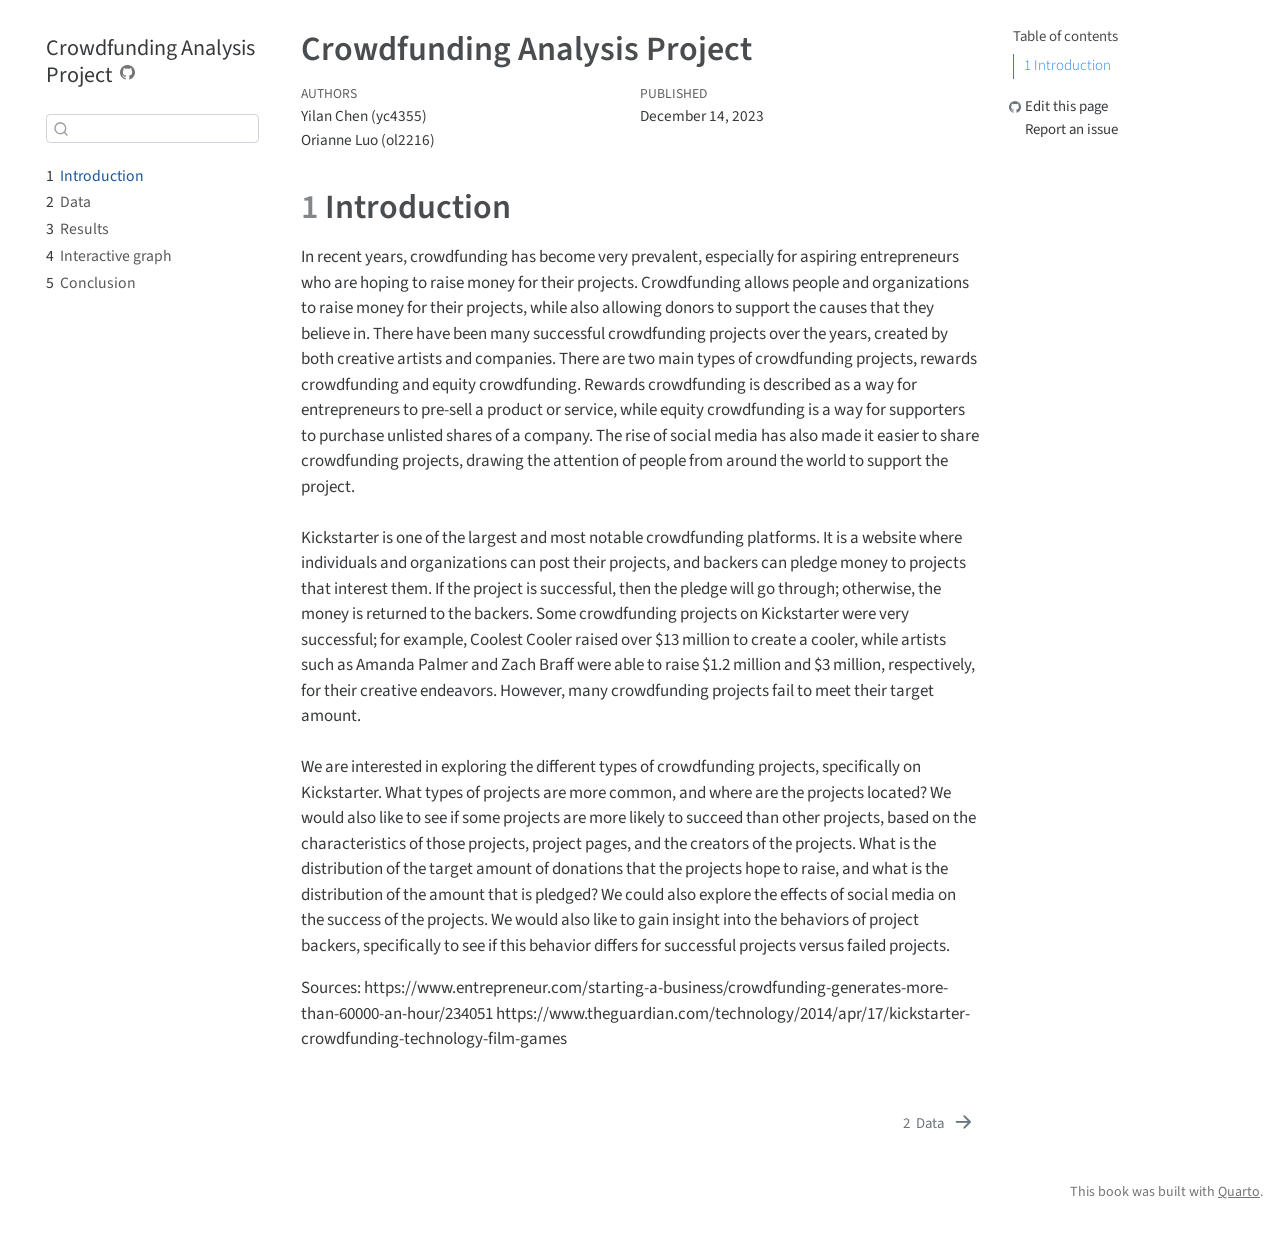
<file: docs/index.html>
<!DOCTYPE html>
<html xmlns="http://www.w3.org/1999/xhtml" lang="en" xml:lang="en"><head>

<meta charset="utf-8">
<meta name="generator" content="quarto-1.3.433">

<meta name="viewport" content="width=device-width, initial-scale=1.0, user-scalable=yes">

<meta name="author" content="Yilan Chen (yc4355)">
<meta name="author" content="Orianne Luo (ol2216)">
<meta name="dcterms.date" content="2023-12-14">

<title>Crowdfunding Analysis Project</title>
<style>
code{white-space: pre-wrap;}
span.smallcaps{font-variant: small-caps;}
div.columns{display: flex; gap: min(4vw, 1.5em);}
div.column{flex: auto; overflow-x: auto;}
div.hanging-indent{margin-left: 1.5em; text-indent: -1.5em;}
ul.task-list{list-style: none;}
ul.task-list li input[type="checkbox"] {
  width: 0.8em;
  margin: 0 0.8em 0.2em -1em; /* quarto-specific, see https://github.com/quarto-dev/quarto-cli/issues/4556 */ 
  vertical-align: middle;
}
</style>


<script src="site_libs/quarto-nav/quarto-nav.js"></script>
<script src="site_libs/quarto-nav/headroom.min.js"></script>
<script src="site_libs/clipboard/clipboard.min.js"></script>
<script src="site_libs/quarto-search/autocomplete.umd.js"></script>
<script src="site_libs/quarto-search/fuse.min.js"></script>
<script src="site_libs/quarto-search/quarto-search.js"></script>
<meta name="quarto:offset" content="./">
<link href="./data.html" rel="next">
<script src="site_libs/quarto-html/quarto.js"></script>
<script src="site_libs/quarto-html/popper.min.js"></script>
<script src="site_libs/quarto-html/tippy.umd.min.js"></script>
<script src="site_libs/quarto-html/anchor.min.js"></script>
<link href="site_libs/quarto-html/tippy.css" rel="stylesheet">
<link href="site_libs/quarto-html/quarto-syntax-highlighting.css" rel="stylesheet" id="quarto-text-highlighting-styles">
<script src="site_libs/bootstrap/bootstrap.min.js"></script>
<link href="site_libs/bootstrap/bootstrap-icons.css" rel="stylesheet">
<link href="site_libs/bootstrap/bootstrap.min.css" rel="stylesheet" id="quarto-bootstrap" data-mode="light">
<script id="quarto-search-options" type="application/json">{
  "location": "sidebar",
  "copy-button": false,
  "collapse-after": 3,
  "panel-placement": "start",
  "type": "textbox",
  "limit": 20,
  "language": {
    "search-no-results-text": "No results",
    "search-matching-documents-text": "matching documents",
    "search-copy-link-title": "Copy link to search",
    "search-hide-matches-text": "Hide additional matches",
    "search-more-match-text": "more match in this document",
    "search-more-matches-text": "more matches in this document",
    "search-clear-button-title": "Clear",
    "search-detached-cancel-button-title": "Cancel",
    "search-submit-button-title": "Submit",
    "search-label": "Search"
  }
}</script>


</head>

<body class="nav-sidebar floating">

<div id="quarto-search-results"></div>
  <header id="quarto-header" class="headroom fixed-top">
  <nav class="quarto-secondary-nav">
    <div class="container-fluid d-flex">
      <button type="button" class="quarto-btn-toggle btn" data-bs-toggle="collapse" data-bs-target="#quarto-sidebar,#quarto-sidebar-glass" aria-controls="quarto-sidebar" aria-expanded="false" aria-label="Toggle sidebar navigation" onclick="if (window.quartoToggleHeadroom) { window.quartoToggleHeadroom(); }">
        <i class="bi bi-layout-text-sidebar-reverse"></i>
      </button>
      <nav class="quarto-page-breadcrumbs" aria-label="breadcrumb"><ol class="breadcrumb"><li class="breadcrumb-item"><a href="./index.html"><span class="chapter-number">1</span>&nbsp; <span class="chapter-title">Introduction</span></a></li></ol></nav>
      <a class="flex-grow-1" role="button" data-bs-toggle="collapse" data-bs-target="#quarto-sidebar,#quarto-sidebar-glass" aria-controls="quarto-sidebar" aria-expanded="false" aria-label="Toggle sidebar navigation" onclick="if (window.quartoToggleHeadroom) { window.quartoToggleHeadroom(); }">      
      </a>
      <button type="button" class="btn quarto-search-button" aria-label="" onclick="window.quartoOpenSearch();">
        <i class="bi bi-search"></i>
      </button>
    </div>
  </nav>
</header>
<!-- content -->
<div id="quarto-content" class="quarto-container page-columns page-rows-contents page-layout-article">
<!-- sidebar -->
  <nav id="quarto-sidebar" class="sidebar collapse collapse-horizontal sidebar-navigation floating overflow-auto">
    <div class="pt-lg-2 mt-2 text-left sidebar-header">
    <div class="sidebar-title mb-0 py-0">
      <a href="./">Crowdfunding Analysis Project</a> 
        <div class="sidebar-tools-main">
    <a href="https://github.com/1819398633/crowd_funding.git" rel="" title="Source Code" class="quarto-navigation-tool px-1" aria-label="Source Code"><i class="bi bi-github"></i></a>
</div>
    </div>
      </div>
        <div class="mt-2 flex-shrink-0 align-items-center">
        <div class="sidebar-search">
        <div id="quarto-search" class="" title="Search"></div>
        </div>
        </div>
    <div class="sidebar-menu-container"> 
    <ul class="list-unstyled mt-1">
        <li class="sidebar-item">
  <div class="sidebar-item-container"> 
  <a href="./index.html" class="sidebar-item-text sidebar-link active">
 <span class="menu-text"><span class="chapter-number">1</span>&nbsp; <span class="chapter-title">Introduction</span></span></a>
  </div>
</li>
        <li class="sidebar-item">
  <div class="sidebar-item-container"> 
  <a href="./data.html" class="sidebar-item-text sidebar-link">
 <span class="menu-text"><span class="chapter-number">2</span>&nbsp; <span class="chapter-title">Data</span></span></a>
  </div>
</li>
        <li class="sidebar-item">
  <div class="sidebar-item-container"> 
  <a href="./results.html" class="sidebar-item-text sidebar-link">
 <span class="menu-text"><span class="chapter-number">3</span>&nbsp; <span class="chapter-title">Results</span></span></a>
  </div>
</li>
        <li class="sidebar-item">
  <div class="sidebar-item-container"> 
  <a href="./d3graph.html" class="sidebar-item-text sidebar-link">
 <span class="menu-text"><span class="chapter-number">4</span>&nbsp; <span class="chapter-title">Interactive graph</span></span></a>
  </div>
</li>
        <li class="sidebar-item">
  <div class="sidebar-item-container"> 
  <a href="./conclusion.html" class="sidebar-item-text sidebar-link">
 <span class="menu-text"><span class="chapter-number">5</span>&nbsp; <span class="chapter-title">Conclusion</span></span></a>
  </div>
</li>
    </ul>
    </div>
</nav>
<div id="quarto-sidebar-glass" data-bs-toggle="collapse" data-bs-target="#quarto-sidebar,#quarto-sidebar-glass"></div>
<!-- margin-sidebar -->
    <div id="quarto-margin-sidebar" class="sidebar margin-sidebar">
        <nav id="TOC" role="doc-toc" class="toc-active">
    <h2 id="toc-title">Table of contents</h2>
   
  <ul>
  <li><a href="#introduction" id="toc-introduction" class="nav-link active" data-scroll-target="#introduction"><span class="header-section-number">1</span> Introduction</a></li>
  </ul>
<div class="toc-actions"><div><i class="bi bi-github"></i></div><div class="action-links"><p><a href="https://github.com/1819398633/crowd_funding.git/edit/main/index.qmd" class="toc-action">Edit this page</a></p><p><a href="https://github.com/1819398633/crowd_funding.git/issues/new" class="toc-action">Report an issue</a></p></div></div></nav>
    </div>
<!-- main -->
<main class="content" id="quarto-document-content">

<header id="title-block-header" class="quarto-title-block default">
<div class="quarto-title">
<h1 class="title">Crowdfunding Analysis Project</h1>
</div>



<div class="quarto-title-meta">

    <div>
    <div class="quarto-title-meta-heading">Authors</div>
    <div class="quarto-title-meta-contents">
             <p>Yilan Chen (yc4355) </p>
             <p>Orianne Luo (ol2216) </p>
          </div>
  </div>
    
    <div>
    <div class="quarto-title-meta-heading">Published</div>
    <div class="quarto-title-meta-contents">
      <p class="date">December 14, 2023</p>
    </div>
  </div>
  
    
  </div>
  

</header>

<section id="introduction" class="level1" data-number="1">
<h1 data-number="1"><span class="header-section-number">1</span> Introduction</h1>
<p>In recent years, crowdfunding has become very prevalent, especially for aspiring entrepreneurs who are hoping to raise money for their projects. Crowdfunding allows people and organizations to raise money for their projects, while also allowing donors to support the causes that they believe in. There have been many successful crowdfunding projects over the years, created by both creative artists and companies. There are two main types of crowdfunding projects, rewards crowdfunding and equity crowdfunding. Rewards crowdfunding is described as a way for entrepreneurs to pre-sell a product or service, while equity crowdfunding is a way for supporters to purchase unlisted shares of a company. The rise of social media has also made it easier to share crowdfunding projects, drawing the attention of people from around the world to support the project.<br>
<br>
Kickstarter is one of the largest and most notable crowdfunding platforms. It is a website where individuals and organizations can post their projects, and backers can pledge money to projects that interest them. If the project is successful, then the pledge will go through; otherwise, the money is returned to the backers. Some crowdfunding projects on Kickstarter were very successful; for example, Coolest Cooler raised over $13 million to create a cooler, while artists such as Amanda Palmer and Zach Braff were able to raise $1.2 million and $3 million, respectively, for their creative endeavors. However, many crowdfunding projects fail to meet their target amount.<br>
<br>
We are interested in exploring the different types of crowdfunding projects, specifically on Kickstarter. What types of projects are more common, and where are the projects located? We would also like to see if some projects are more likely to succeed than other projects, based on the characteristics of those projects, project pages, and the creators of the projects. What is the distribution of the target amount of donations that the projects hope to raise, and what is the distribution of the amount that is pledged? We could also explore the effects of social media on the success of the projects. We would also like to gain insight into the behaviors of project backers, specifically to see if this behavior differs for successful projects versus failed projects.</p>
<p>Sources: https://www.entrepreneur.com/starting-a-business/crowdfunding-generates-more-than-60000-an-hour/234051 https://www.theguardian.com/technology/2014/apr/17/kickstarter-crowdfunding-technology-film-games</p>


</section>

</main> <!-- /main -->
<script id="quarto-html-after-body" type="application/javascript">
window.document.addEventListener("DOMContentLoaded", function (event) {
  const toggleBodyColorMode = (bsSheetEl) => {
    const mode = bsSheetEl.getAttribute("data-mode");
    const bodyEl = window.document.querySelector("body");
    if (mode === "dark") {
      bodyEl.classList.add("quarto-dark");
      bodyEl.classList.remove("quarto-light");
    } else {
      bodyEl.classList.add("quarto-light");
      bodyEl.classList.remove("quarto-dark");
    }
  }
  const toggleBodyColorPrimary = () => {
    const bsSheetEl = window.document.querySelector("link#quarto-bootstrap");
    if (bsSheetEl) {
      toggleBodyColorMode(bsSheetEl);
    }
  }
  toggleBodyColorPrimary();  
  const icon = "";
  const anchorJS = new window.AnchorJS();
  anchorJS.options = {
    placement: 'right',
    icon: icon
  };
  anchorJS.add('.anchored');
  const isCodeAnnotation = (el) => {
    for (const clz of el.classList) {
      if (clz.startsWith('code-annotation-')) {                     
        return true;
      }
    }
    return false;
  }
  const clipboard = new window.ClipboardJS('.code-copy-button', {
    text: function(trigger) {
      const codeEl = trigger.previousElementSibling.cloneNode(true);
      for (const childEl of codeEl.children) {
        if (isCodeAnnotation(childEl)) {
          childEl.remove();
        }
      }
      return codeEl.innerText;
    }
  });
  clipboard.on('success', function(e) {
    // button target
    const button = e.trigger;
    // don't keep focus
    button.blur();
    // flash "checked"
    button.classList.add('code-copy-button-checked');
    var currentTitle = button.getAttribute("title");
    button.setAttribute("title", "Copied!");
    let tooltip;
    if (window.bootstrap) {
      button.setAttribute("data-bs-toggle", "tooltip");
      button.setAttribute("data-bs-placement", "left");
      button.setAttribute("data-bs-title", "Copied!");
      tooltip = new bootstrap.Tooltip(button, 
        { trigger: "manual", 
          customClass: "code-copy-button-tooltip",
          offset: [0, -8]});
      tooltip.show();    
    }
    setTimeout(function() {
      if (tooltip) {
        tooltip.hide();
        button.removeAttribute("data-bs-title");
        button.removeAttribute("data-bs-toggle");
        button.removeAttribute("data-bs-placement");
      }
      button.setAttribute("title", currentTitle);
      button.classList.remove('code-copy-button-checked');
    }, 1000);
    // clear code selection
    e.clearSelection();
  });
  function tippyHover(el, contentFn) {
    const config = {
      allowHTML: true,
      content: contentFn,
      maxWidth: 500,
      delay: 100,
      arrow: false,
      appendTo: function(el) {
          return el.parentElement;
      },
      interactive: true,
      interactiveBorder: 10,
      theme: 'quarto',
      placement: 'bottom-start'
    };
    window.tippy(el, config); 
  }
  const noterefs = window.document.querySelectorAll('a[role="doc-noteref"]');
  for (var i=0; i<noterefs.length; i++) {
    const ref = noterefs[i];
    tippyHover(ref, function() {
      // use id or data attribute instead here
      let href = ref.getAttribute('data-footnote-href') || ref.getAttribute('href');
      try { href = new URL(href).hash; } catch {}
      const id = href.replace(/^#\/?/, "");
      const note = window.document.getElementById(id);
      return note.innerHTML;
    });
  }
      let selectedAnnoteEl;
      const selectorForAnnotation = ( cell, annotation) => {
        let cellAttr = 'data-code-cell="' + cell + '"';
        let lineAttr = 'data-code-annotation="' +  annotation + '"';
        const selector = 'span[' + cellAttr + '][' + lineAttr + ']';
        return selector;
      }
      const selectCodeLines = (annoteEl) => {
        const doc = window.document;
        const targetCell = annoteEl.getAttribute("data-target-cell");
        const targetAnnotation = annoteEl.getAttribute("data-target-annotation");
        const annoteSpan = window.document.querySelector(selectorForAnnotation(targetCell, targetAnnotation));
        const lines = annoteSpan.getAttribute("data-code-lines").split(",");
        const lineIds = lines.map((line) => {
          return targetCell + "-" + line;
        })
        let top = null;
        let height = null;
        let parent = null;
        if (lineIds.length > 0) {
            //compute the position of the single el (top and bottom and make a div)
            const el = window.document.getElementById(lineIds[0]);
            top = el.offsetTop;
            height = el.offsetHeight;
            parent = el.parentElement.parentElement;
          if (lineIds.length > 1) {
            const lastEl = window.document.getElementById(lineIds[lineIds.length - 1]);
            const bottom = lastEl.offsetTop + lastEl.offsetHeight;
            height = bottom - top;
          }
          if (top !== null && height !== null && parent !== null) {
            // cook up a div (if necessary) and position it 
            let div = window.document.getElementById("code-annotation-line-highlight");
            if (div === null) {
              div = window.document.createElement("div");
              div.setAttribute("id", "code-annotation-line-highlight");
              div.style.position = 'absolute';
              parent.appendChild(div);
            }
            div.style.top = top - 2 + "px";
            div.style.height = height + 4 + "px";
            let gutterDiv = window.document.getElementById("code-annotation-line-highlight-gutter");
            if (gutterDiv === null) {
              gutterDiv = window.document.createElement("div");
              gutterDiv.setAttribute("id", "code-annotation-line-highlight-gutter");
              gutterDiv.style.position = 'absolute';
              const codeCell = window.document.getElementById(targetCell);
              const gutter = codeCell.querySelector('.code-annotation-gutter');
              gutter.appendChild(gutterDiv);
            }
            gutterDiv.style.top = top - 2 + "px";
            gutterDiv.style.height = height + 4 + "px";
          }
          selectedAnnoteEl = annoteEl;
        }
      };
      const unselectCodeLines = () => {
        const elementsIds = ["code-annotation-line-highlight", "code-annotation-line-highlight-gutter"];
        elementsIds.forEach((elId) => {
          const div = window.document.getElementById(elId);
          if (div) {
            div.remove();
          }
        });
        selectedAnnoteEl = undefined;
      };
      // Attach click handler to the DT
      const annoteDls = window.document.querySelectorAll('dt[data-target-cell]');
      for (const annoteDlNode of annoteDls) {
        annoteDlNode.addEventListener('click', (event) => {
          const clickedEl = event.target;
          if (clickedEl !== selectedAnnoteEl) {
            unselectCodeLines();
            const activeEl = window.document.querySelector('dt[data-target-cell].code-annotation-active');
            if (activeEl) {
              activeEl.classList.remove('code-annotation-active');
            }
            selectCodeLines(clickedEl);
            clickedEl.classList.add('code-annotation-active');
          } else {
            // Unselect the line
            unselectCodeLines();
            clickedEl.classList.remove('code-annotation-active');
          }
        });
      }
  const findCites = (el) => {
    const parentEl = el.parentElement;
    if (parentEl) {
      const cites = parentEl.dataset.cites;
      if (cites) {
        return {
          el,
          cites: cites.split(' ')
        };
      } else {
        return findCites(el.parentElement)
      }
    } else {
      return undefined;
    }
  };
  var bibliorefs = window.document.querySelectorAll('a[role="doc-biblioref"]');
  for (var i=0; i<bibliorefs.length; i++) {
    const ref = bibliorefs[i];
    const citeInfo = findCites(ref);
    if (citeInfo) {
      tippyHover(citeInfo.el, function() {
        var popup = window.document.createElement('div');
        citeInfo.cites.forEach(function(cite) {
          var citeDiv = window.document.createElement('div');
          citeDiv.classList.add('hanging-indent');
          citeDiv.classList.add('csl-entry');
          var biblioDiv = window.document.getElementById('ref-' + cite);
          if (biblioDiv) {
            citeDiv.innerHTML = biblioDiv.innerHTML;
          }
          popup.appendChild(citeDiv);
        });
        return popup.innerHTML;
      });
    }
  }
});
</script>
<nav class="page-navigation">
  <div class="nav-page nav-page-previous">
  </div>
  <div class="nav-page nav-page-next">
      <a href="./data.html" class="pagination-link">
        <span class="nav-page-text"><span class="chapter-number">2</span>&nbsp; <span class="chapter-title">Data</span></span> <i class="bi bi-arrow-right-short"></i>
      </a>
  </div>
</nav>
</div> <!-- /content -->
<footer class="footer">
  <div class="nav-footer">
    <div class="nav-footer-left">
      &nbsp;
    </div>   
    <div class="nav-footer-center">
      &nbsp;
    </div>
    <div class="nav-footer-right">This book was built with <a href="https://quarto.org/">Quarto</a>.</div>
  </div>
</footer>



</body></html>
</file>
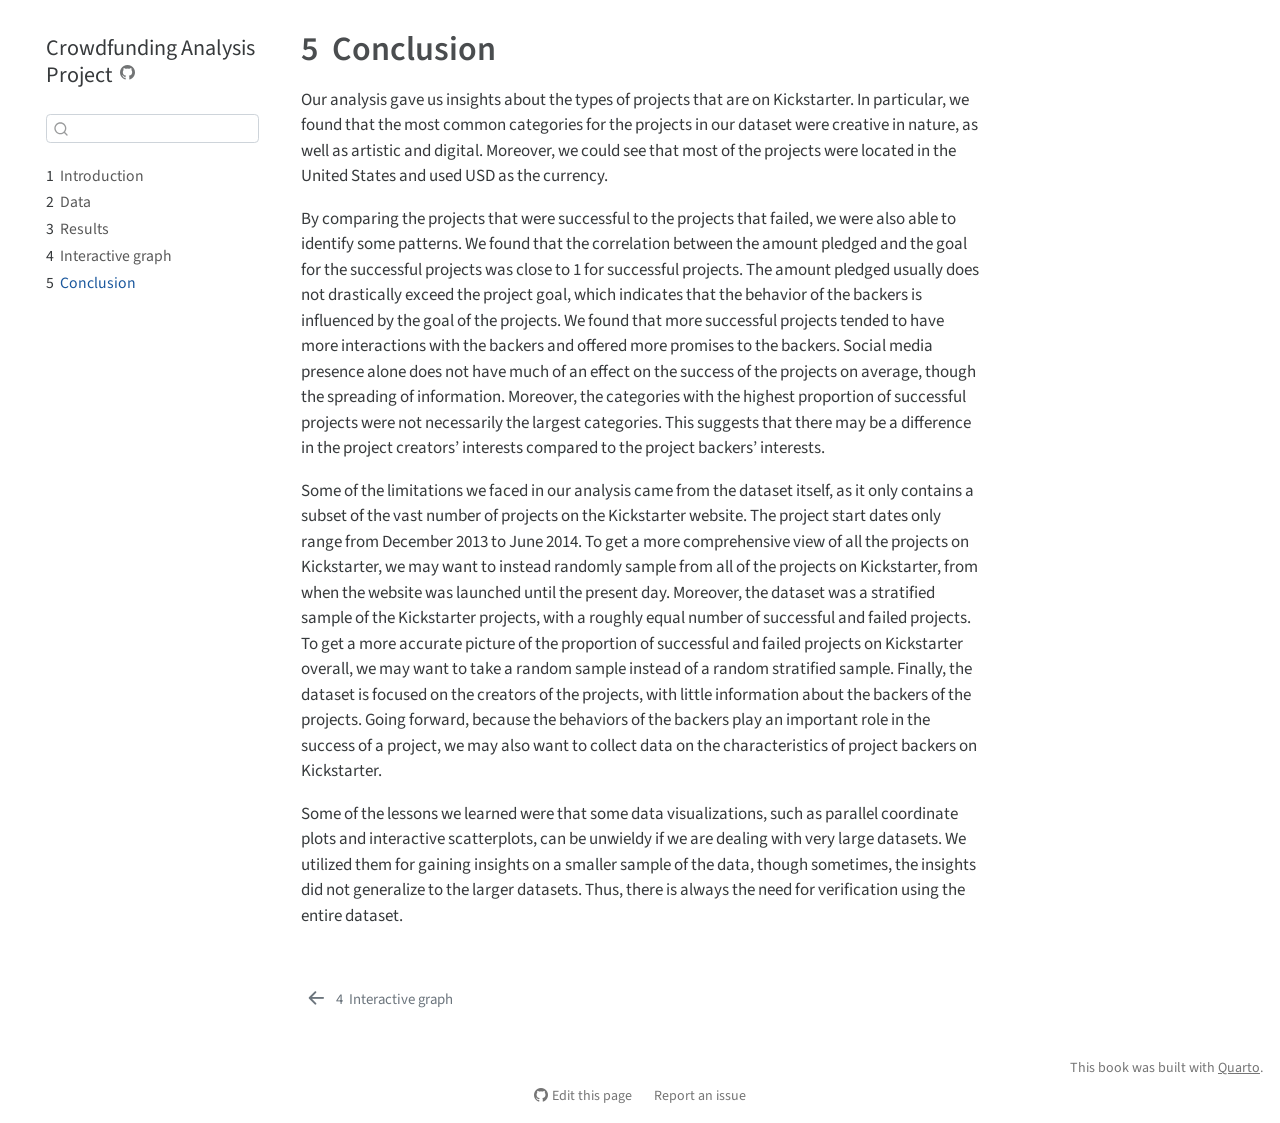
<file: docs/conclusion.html>
<!DOCTYPE html>
<html xmlns="http://www.w3.org/1999/xhtml" lang="en" xml:lang="en"><head>

<meta charset="utf-8">
<meta name="generator" content="quarto-1.3.433">

<meta name="viewport" content="width=device-width, initial-scale=1.0, user-scalable=yes">


<title>Crowdfunding Analysis Project - 5&nbsp; Conclusion</title>
<style>
code{white-space: pre-wrap;}
span.smallcaps{font-variant: small-caps;}
div.columns{display: flex; gap: min(4vw, 1.5em);}
div.column{flex: auto; overflow-x: auto;}
div.hanging-indent{margin-left: 1.5em; text-indent: -1.5em;}
ul.task-list{list-style: none;}
ul.task-list li input[type="checkbox"] {
  width: 0.8em;
  margin: 0 0.8em 0.2em -1em; /* quarto-specific, see https://github.com/quarto-dev/quarto-cli/issues/4556 */ 
  vertical-align: middle;
}
</style>


<script src="site_libs/quarto-nav/quarto-nav.js"></script>
<script src="site_libs/quarto-nav/headroom.min.js"></script>
<script src="site_libs/clipboard/clipboard.min.js"></script>
<script src="site_libs/quarto-search/autocomplete.umd.js"></script>
<script src="site_libs/quarto-search/fuse.min.js"></script>
<script src="site_libs/quarto-search/quarto-search.js"></script>
<meta name="quarto:offset" content="./">
<link href="./d3graph.html" rel="prev">
<script src="site_libs/quarto-html/quarto.js"></script>
<script src="site_libs/quarto-html/popper.min.js"></script>
<script src="site_libs/quarto-html/tippy.umd.min.js"></script>
<script src="site_libs/quarto-html/anchor.min.js"></script>
<link href="site_libs/quarto-html/tippy.css" rel="stylesheet">
<link href="site_libs/quarto-html/quarto-syntax-highlighting.css" rel="stylesheet" id="quarto-text-highlighting-styles">
<script src="site_libs/bootstrap/bootstrap.min.js"></script>
<link href="site_libs/bootstrap/bootstrap-icons.css" rel="stylesheet">
<link href="site_libs/bootstrap/bootstrap.min.css" rel="stylesheet" id="quarto-bootstrap" data-mode="light">
<script id="quarto-search-options" type="application/json">{
  "location": "sidebar",
  "copy-button": false,
  "collapse-after": 3,
  "panel-placement": "start",
  "type": "textbox",
  "limit": 20,
  "language": {
    "search-no-results-text": "No results",
    "search-matching-documents-text": "matching documents",
    "search-copy-link-title": "Copy link to search",
    "search-hide-matches-text": "Hide additional matches",
    "search-more-match-text": "more match in this document",
    "search-more-matches-text": "more matches in this document",
    "search-clear-button-title": "Clear",
    "search-detached-cancel-button-title": "Cancel",
    "search-submit-button-title": "Submit",
    "search-label": "Search"
  }
}</script>


</head>

<body class="nav-sidebar floating">

<div id="quarto-search-results"></div>
  <header id="quarto-header" class="headroom fixed-top">
  <nav class="quarto-secondary-nav">
    <div class="container-fluid d-flex">
      <button type="button" class="quarto-btn-toggle btn" data-bs-toggle="collapse" data-bs-target="#quarto-sidebar,#quarto-sidebar-glass" aria-controls="quarto-sidebar" aria-expanded="false" aria-label="Toggle sidebar navigation" onclick="if (window.quartoToggleHeadroom) { window.quartoToggleHeadroom(); }">
        <i class="bi bi-layout-text-sidebar-reverse"></i>
      </button>
      <nav class="quarto-page-breadcrumbs" aria-label="breadcrumb"><ol class="breadcrumb"><li class="breadcrumb-item"><a href="./conclusion.html"><span class="chapter-number">5</span>&nbsp; <span class="chapter-title">Conclusion</span></a></li></ol></nav>
      <a class="flex-grow-1" role="button" data-bs-toggle="collapse" data-bs-target="#quarto-sidebar,#quarto-sidebar-glass" aria-controls="quarto-sidebar" aria-expanded="false" aria-label="Toggle sidebar navigation" onclick="if (window.quartoToggleHeadroom) { window.quartoToggleHeadroom(); }">      
      </a>
      <button type="button" class="btn quarto-search-button" aria-label="" onclick="window.quartoOpenSearch();">
        <i class="bi bi-search"></i>
      </button>
    </div>
  </nav>
</header>
<!-- content -->
<div id="quarto-content" class="quarto-container page-columns page-rows-contents page-layout-article">
<!-- sidebar -->
  <nav id="quarto-sidebar" class="sidebar collapse collapse-horizontal sidebar-navigation floating overflow-auto">
    <div class="pt-lg-2 mt-2 text-left sidebar-header">
    <div class="sidebar-title mb-0 py-0">
      <a href="./">Crowdfunding Analysis Project</a> 
        <div class="sidebar-tools-main">
    <a href="https://github.com/1819398633/crowd_funding.git" rel="" title="Source Code" class="quarto-navigation-tool px-1" aria-label="Source Code"><i class="bi bi-github"></i></a>
</div>
    </div>
      </div>
        <div class="mt-2 flex-shrink-0 align-items-center">
        <div class="sidebar-search">
        <div id="quarto-search" class="" title="Search"></div>
        </div>
        </div>
    <div class="sidebar-menu-container"> 
    <ul class="list-unstyled mt-1">
        <li class="sidebar-item">
  <div class="sidebar-item-container"> 
  <a href="./index.html" class="sidebar-item-text sidebar-link">
 <span class="menu-text"><span class="chapter-number">1</span>&nbsp; <span class="chapter-title">Introduction</span></span></a>
  </div>
</li>
        <li class="sidebar-item">
  <div class="sidebar-item-container"> 
  <a href="./data.html" class="sidebar-item-text sidebar-link">
 <span class="menu-text"><span class="chapter-number">2</span>&nbsp; <span class="chapter-title">Data</span></span></a>
  </div>
</li>
        <li class="sidebar-item">
  <div class="sidebar-item-container"> 
  <a href="./results.html" class="sidebar-item-text sidebar-link">
 <span class="menu-text"><span class="chapter-number">3</span>&nbsp; <span class="chapter-title">Results</span></span></a>
  </div>
</li>
        <li class="sidebar-item">
  <div class="sidebar-item-container"> 
  <a href="./d3graph.html" class="sidebar-item-text sidebar-link">
 <span class="menu-text"><span class="chapter-number">4</span>&nbsp; <span class="chapter-title">Interactive graph</span></span></a>
  </div>
</li>
        <li class="sidebar-item">
  <div class="sidebar-item-container"> 
  <a href="./conclusion.html" class="sidebar-item-text sidebar-link active">
 <span class="menu-text"><span class="chapter-number">5</span>&nbsp; <span class="chapter-title">Conclusion</span></span></a>
  </div>
</li>
    </ul>
    </div>
</nav>
<div id="quarto-sidebar-glass" data-bs-toggle="collapse" data-bs-target="#quarto-sidebar,#quarto-sidebar-glass"></div>
<!-- margin-sidebar -->
    <div id="quarto-margin-sidebar" class="sidebar margin-sidebar">
        
    </div>
<!-- main -->
<main class="content" id="quarto-document-content">

<header id="title-block-header" class="quarto-title-block default">
<div class="quarto-title">
<h1 class="title"><span class="chapter-number">5</span>&nbsp; <span class="chapter-title">Conclusion</span></h1>
</div>



<div class="quarto-title-meta">

    
  
    
  </div>
  

</header>

<p>Our analysis gave us insights about the types of projects that are on Kickstarter. In particular, we found that the most common categories for the projects in our dataset were creative in nature, as well as artistic and digital. Moreover, we could see that most of the projects were located in the United States and used USD as the currency.</p>
<p>By comparing the projects that were successful to the projects that failed, we were also able to identify some patterns. We found that the correlation between the amount pledged and the goal for the successful projects was close to 1 for successful projects. The amount pledged usually does not drastically exceed the project goal, which indicates that the behavior of the backers is influenced by the goal of the projects. We found that more successful projects tended to have more interactions with the backers and offered more promises to the backers. Social media presence alone does not have much of an effect on the success of the projects on average, though the spreading of information. Moreover, the categories with the highest proportion of successful projects were not necessarily the largest categories. This suggests that there may be a difference in the project creators’ interests compared to the project backers’ interests.</p>
<p>Some of the limitations we faced in our analysis came from the dataset itself, as it only contains a subset of the vast number of projects on the Kickstarter website. The project start dates only range from December 2013 to June 2014. To get a more comprehensive view of all the projects on Kickstarter, we may want to instead randomly sample from all of the projects on Kickstarter, from when the website was launched until the present day. Moreover, the dataset was a stratified sample of the Kickstarter projects, with a roughly equal number of successful and failed projects. To get a more accurate picture of the proportion of successful and failed projects on Kickstarter overall, we may want to take a random sample instead of a random stratified sample. Finally, the dataset is focused on the creators of the projects, with little information about the backers of the projects. Going forward, because the behaviors of the backers play an important role in the success of a project, we may also want to collect data on the characteristics of project backers on Kickstarter.</p>
<p>Some of the lessons we learned were that some data visualizations, such as parallel coordinate plots and interactive scatterplots, can be unwieldy if we are dealing with very large datasets. We utilized them for gaining insights on a smaller sample of the data, though sometimes, the insights did not generalize to the larger datasets. Thus, there is always the need for verification using the entire dataset.</p>



</main> <!-- /main -->
<script id="quarto-html-after-body" type="application/javascript">
window.document.addEventListener("DOMContentLoaded", function (event) {
  const toggleBodyColorMode = (bsSheetEl) => {
    const mode = bsSheetEl.getAttribute("data-mode");
    const bodyEl = window.document.querySelector("body");
    if (mode === "dark") {
      bodyEl.classList.add("quarto-dark");
      bodyEl.classList.remove("quarto-light");
    } else {
      bodyEl.classList.add("quarto-light");
      bodyEl.classList.remove("quarto-dark");
    }
  }
  const toggleBodyColorPrimary = () => {
    const bsSheetEl = window.document.querySelector("link#quarto-bootstrap");
    if (bsSheetEl) {
      toggleBodyColorMode(bsSheetEl);
    }
  }
  toggleBodyColorPrimary();  
  const icon = "";
  const anchorJS = new window.AnchorJS();
  anchorJS.options = {
    placement: 'right',
    icon: icon
  };
  anchorJS.add('.anchored');
  const isCodeAnnotation = (el) => {
    for (const clz of el.classList) {
      if (clz.startsWith('code-annotation-')) {                     
        return true;
      }
    }
    return false;
  }
  const clipboard = new window.ClipboardJS('.code-copy-button', {
    text: function(trigger) {
      const codeEl = trigger.previousElementSibling.cloneNode(true);
      for (const childEl of codeEl.children) {
        if (isCodeAnnotation(childEl)) {
          childEl.remove();
        }
      }
      return codeEl.innerText;
    }
  });
  clipboard.on('success', function(e) {
    // button target
    const button = e.trigger;
    // don't keep focus
    button.blur();
    // flash "checked"
    button.classList.add('code-copy-button-checked');
    var currentTitle = button.getAttribute("title");
    button.setAttribute("title", "Copied!");
    let tooltip;
    if (window.bootstrap) {
      button.setAttribute("data-bs-toggle", "tooltip");
      button.setAttribute("data-bs-placement", "left");
      button.setAttribute("data-bs-title", "Copied!");
      tooltip = new bootstrap.Tooltip(button, 
        { trigger: "manual", 
          customClass: "code-copy-button-tooltip",
          offset: [0, -8]});
      tooltip.show();    
    }
    setTimeout(function() {
      if (tooltip) {
        tooltip.hide();
        button.removeAttribute("data-bs-title");
        button.removeAttribute("data-bs-toggle");
        button.removeAttribute("data-bs-placement");
      }
      button.setAttribute("title", currentTitle);
      button.classList.remove('code-copy-button-checked');
    }, 1000);
    // clear code selection
    e.clearSelection();
  });
  function tippyHover(el, contentFn) {
    const config = {
      allowHTML: true,
      content: contentFn,
      maxWidth: 500,
      delay: 100,
      arrow: false,
      appendTo: function(el) {
          return el.parentElement;
      },
      interactive: true,
      interactiveBorder: 10,
      theme: 'quarto',
      placement: 'bottom-start'
    };
    window.tippy(el, config); 
  }
  const noterefs = window.document.querySelectorAll('a[role="doc-noteref"]');
  for (var i=0; i<noterefs.length; i++) {
    const ref = noterefs[i];
    tippyHover(ref, function() {
      // use id or data attribute instead here
      let href = ref.getAttribute('data-footnote-href') || ref.getAttribute('href');
      try { href = new URL(href).hash; } catch {}
      const id = href.replace(/^#\/?/, "");
      const note = window.document.getElementById(id);
      return note.innerHTML;
    });
  }
      let selectedAnnoteEl;
      const selectorForAnnotation = ( cell, annotation) => {
        let cellAttr = 'data-code-cell="' + cell + '"';
        let lineAttr = 'data-code-annotation="' +  annotation + '"';
        const selector = 'span[' + cellAttr + '][' + lineAttr + ']';
        return selector;
      }
      const selectCodeLines = (annoteEl) => {
        const doc = window.document;
        const targetCell = annoteEl.getAttribute("data-target-cell");
        const targetAnnotation = annoteEl.getAttribute("data-target-annotation");
        const annoteSpan = window.document.querySelector(selectorForAnnotation(targetCell, targetAnnotation));
        const lines = annoteSpan.getAttribute("data-code-lines").split(",");
        const lineIds = lines.map((line) => {
          return targetCell + "-" + line;
        })
        let top = null;
        let height = null;
        let parent = null;
        if (lineIds.length > 0) {
            //compute the position of the single el (top and bottom and make a div)
            const el = window.document.getElementById(lineIds[0]);
            top = el.offsetTop;
            height = el.offsetHeight;
            parent = el.parentElement.parentElement;
          if (lineIds.length > 1) {
            const lastEl = window.document.getElementById(lineIds[lineIds.length - 1]);
            const bottom = lastEl.offsetTop + lastEl.offsetHeight;
            height = bottom - top;
          }
          if (top !== null && height !== null && parent !== null) {
            // cook up a div (if necessary) and position it 
            let div = window.document.getElementById("code-annotation-line-highlight");
            if (div === null) {
              div = window.document.createElement("div");
              div.setAttribute("id", "code-annotation-line-highlight");
              div.style.position = 'absolute';
              parent.appendChild(div);
            }
            div.style.top = top - 2 + "px";
            div.style.height = height + 4 + "px";
            let gutterDiv = window.document.getElementById("code-annotation-line-highlight-gutter");
            if (gutterDiv === null) {
              gutterDiv = window.document.createElement("div");
              gutterDiv.setAttribute("id", "code-annotation-line-highlight-gutter");
              gutterDiv.style.position = 'absolute';
              const codeCell = window.document.getElementById(targetCell);
              const gutter = codeCell.querySelector('.code-annotation-gutter');
              gutter.appendChild(gutterDiv);
            }
            gutterDiv.style.top = top - 2 + "px";
            gutterDiv.style.height = height + 4 + "px";
          }
          selectedAnnoteEl = annoteEl;
        }
      };
      const unselectCodeLines = () => {
        const elementsIds = ["code-annotation-line-highlight", "code-annotation-line-highlight-gutter"];
        elementsIds.forEach((elId) => {
          const div = window.document.getElementById(elId);
          if (div) {
            div.remove();
          }
        });
        selectedAnnoteEl = undefined;
      };
      // Attach click handler to the DT
      const annoteDls = window.document.querySelectorAll('dt[data-target-cell]');
      for (const annoteDlNode of annoteDls) {
        annoteDlNode.addEventListener('click', (event) => {
          const clickedEl = event.target;
          if (clickedEl !== selectedAnnoteEl) {
            unselectCodeLines();
            const activeEl = window.document.querySelector('dt[data-target-cell].code-annotation-active');
            if (activeEl) {
              activeEl.classList.remove('code-annotation-active');
            }
            selectCodeLines(clickedEl);
            clickedEl.classList.add('code-annotation-active');
          } else {
            // Unselect the line
            unselectCodeLines();
            clickedEl.classList.remove('code-annotation-active');
          }
        });
      }
  const findCites = (el) => {
    const parentEl = el.parentElement;
    if (parentEl) {
      const cites = parentEl.dataset.cites;
      if (cites) {
        return {
          el,
          cites: cites.split(' ')
        };
      } else {
        return findCites(el.parentElement)
      }
    } else {
      return undefined;
    }
  };
  var bibliorefs = window.document.querySelectorAll('a[role="doc-biblioref"]');
  for (var i=0; i<bibliorefs.length; i++) {
    const ref = bibliorefs[i];
    const citeInfo = findCites(ref);
    if (citeInfo) {
      tippyHover(citeInfo.el, function() {
        var popup = window.document.createElement('div');
        citeInfo.cites.forEach(function(cite) {
          var citeDiv = window.document.createElement('div');
          citeDiv.classList.add('hanging-indent');
          citeDiv.classList.add('csl-entry');
          var biblioDiv = window.document.getElementById('ref-' + cite);
          if (biblioDiv) {
            citeDiv.innerHTML = biblioDiv.innerHTML;
          }
          popup.appendChild(citeDiv);
        });
        return popup.innerHTML;
      });
    }
  }
});
</script>
<nav class="page-navigation">
  <div class="nav-page nav-page-previous">
      <a href="./d3graph.html" class="pagination-link">
        <i class="bi bi-arrow-left-short"></i> <span class="nav-page-text"><span class="chapter-number">4</span>&nbsp; <span class="chapter-title">Interactive graph</span></span>
      </a>          
  </div>
  <div class="nav-page nav-page-next">
  </div>
</nav>
</div> <!-- /content -->
<footer class="footer">
  <div class="nav-footer">
    <div class="nav-footer-left">
      &nbsp;
    </div>   
    <div class="nav-footer-center">
      &nbsp;
    <div class="toc-actions"><div><i class="bi bi-github"></i></div><div class="action-links"><p><a href="https://github.com/1819398633/crowd_funding.git/edit/main/conclusion.qmd" class="toc-action">Edit this page</a></p><p><a href="https://github.com/1819398633/crowd_funding.git/issues/new" class="toc-action">Report an issue</a></p></div></div></div>
    <div class="nav-footer-right">This book was built with <a href="https://quarto.org/">Quarto</a>.</div>
  </div>
</footer>



</body></html>
</file>
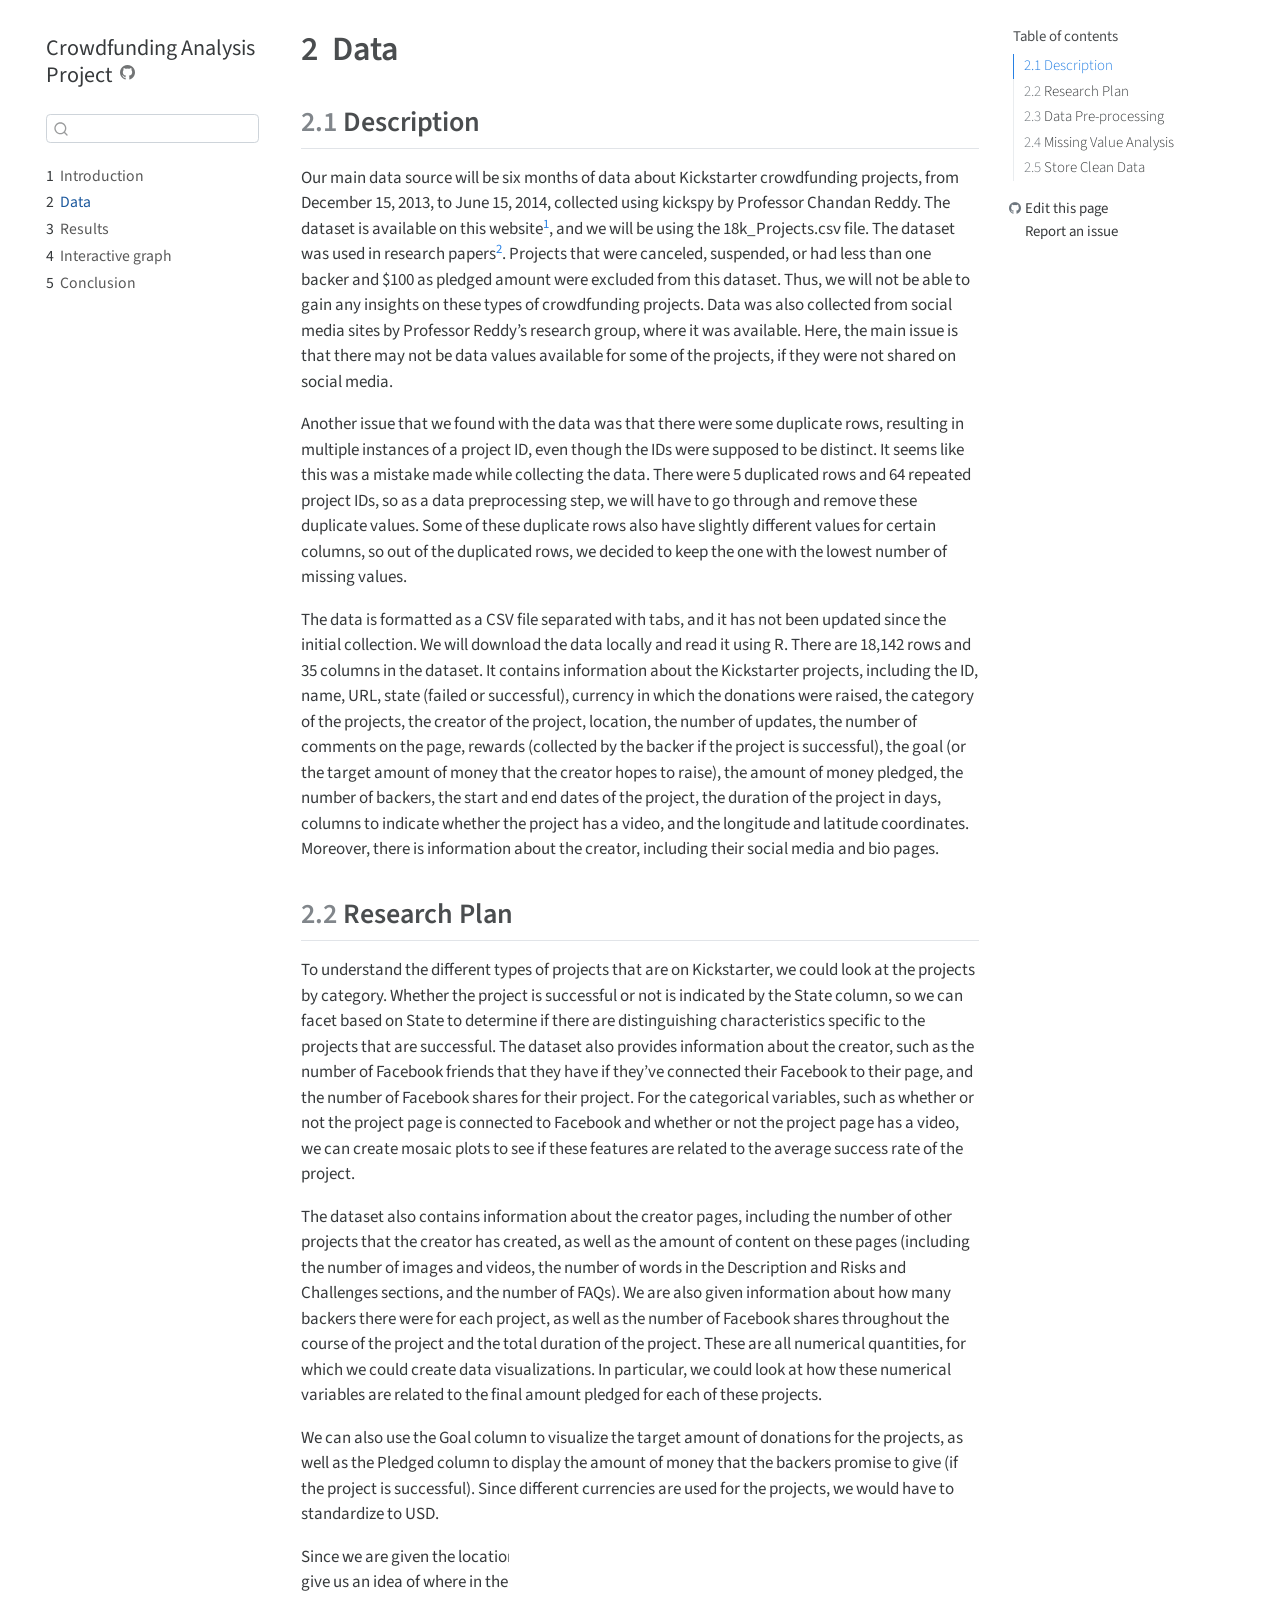
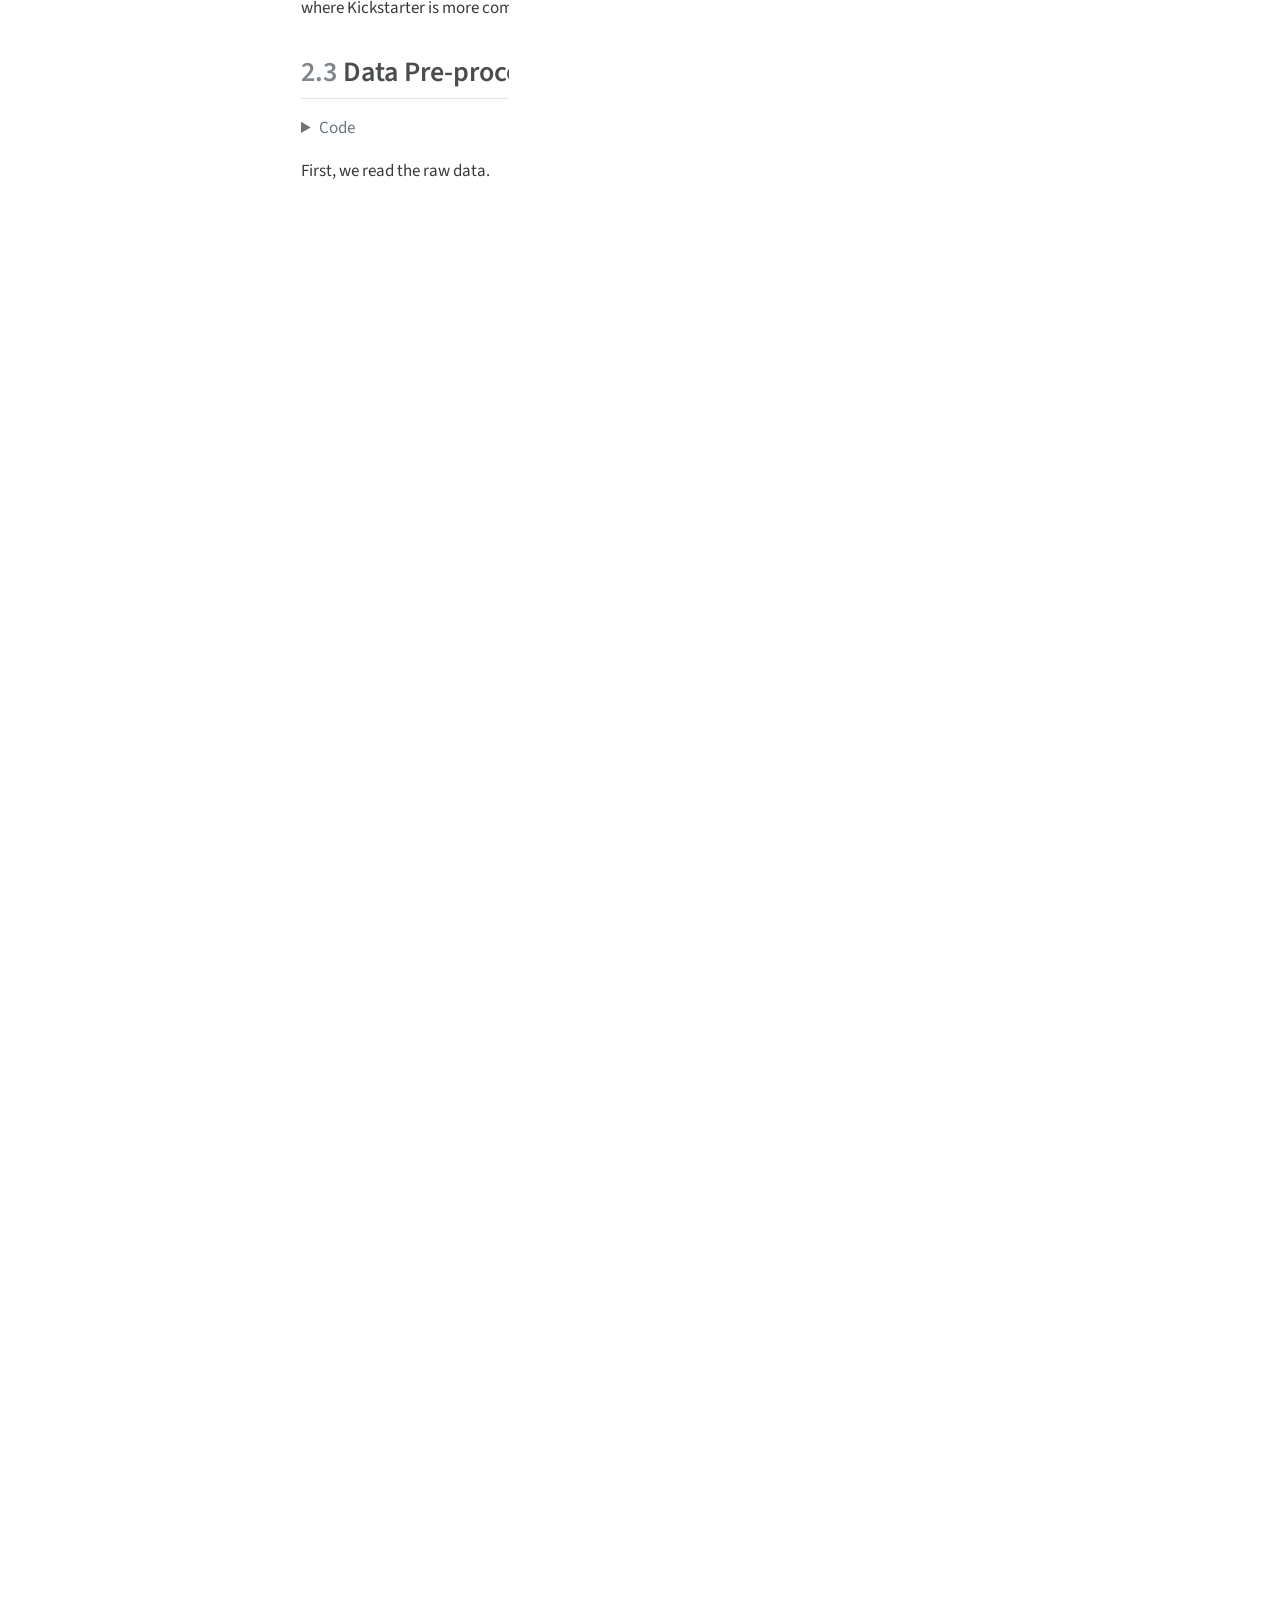
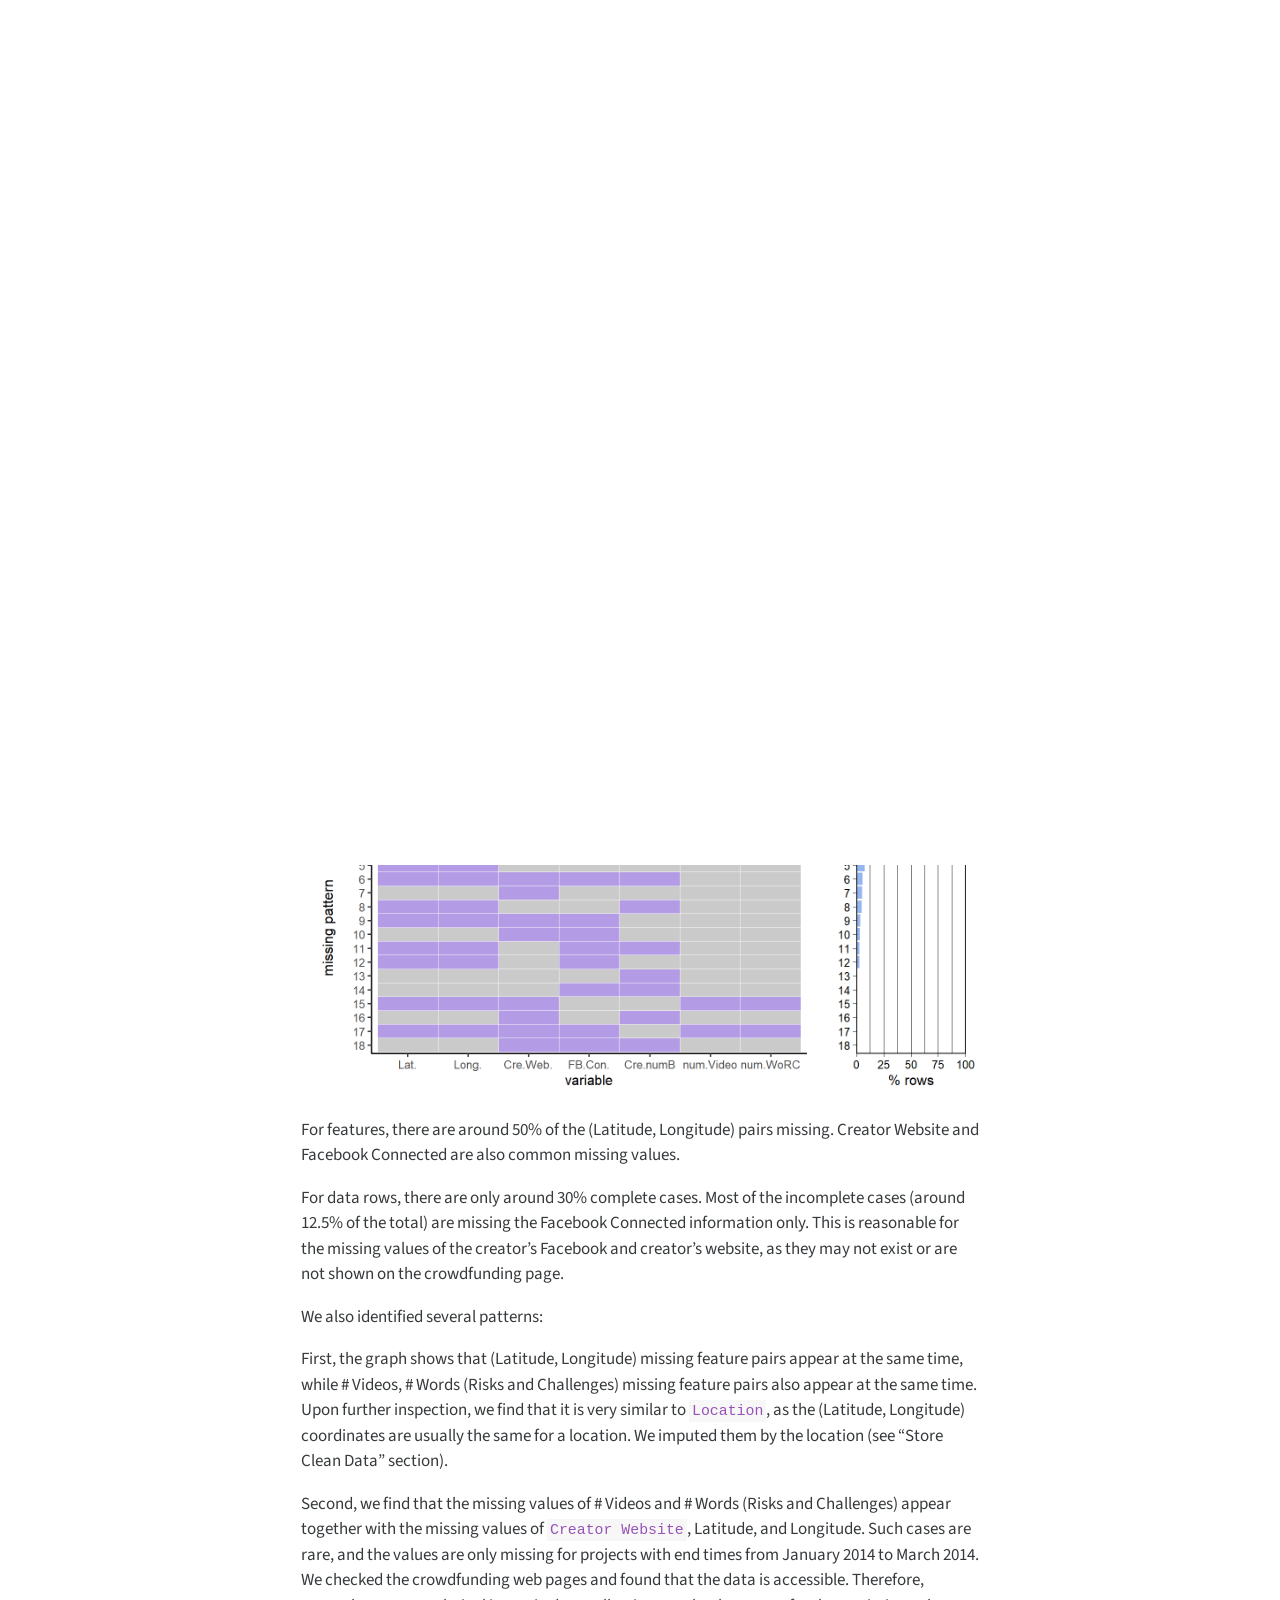
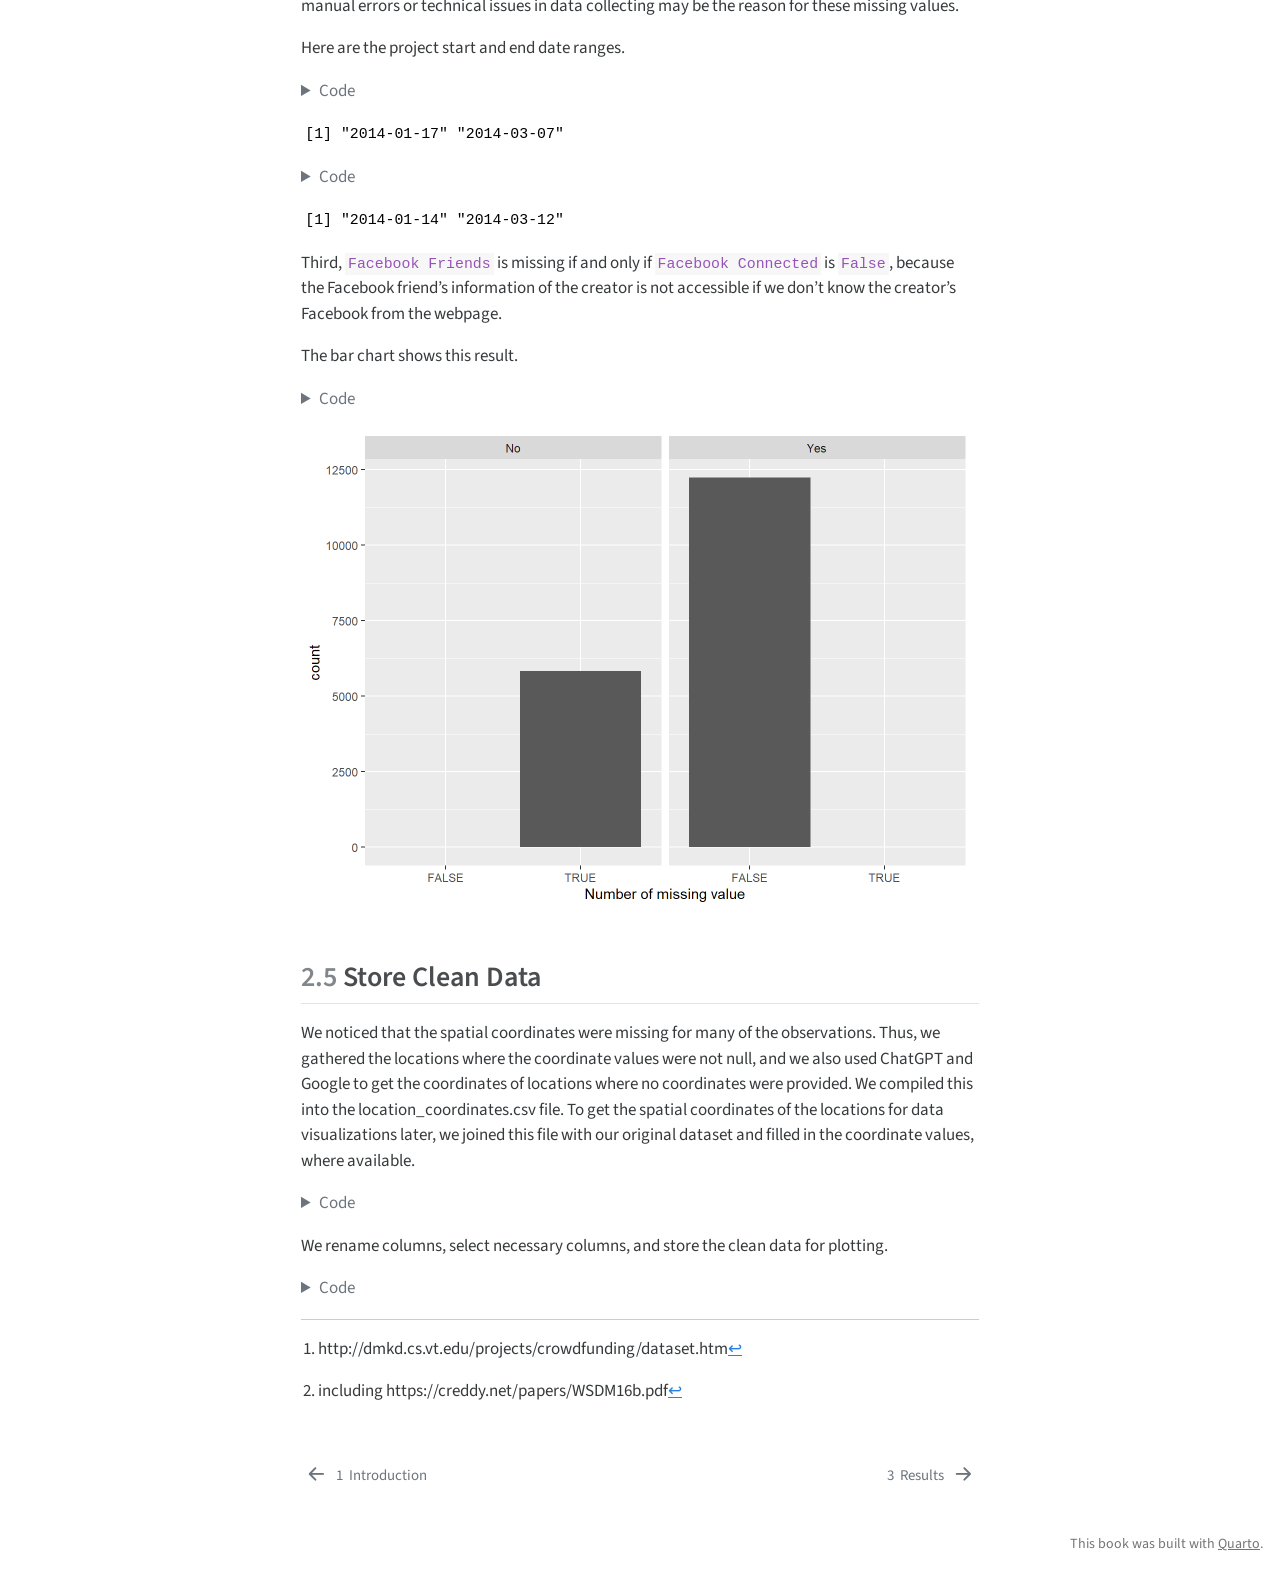
<file: docs/data.html>
<!DOCTYPE html>
<html xmlns="http://www.w3.org/1999/xhtml" lang="en" xml:lang="en"><head>

<meta charset="utf-8">
<meta name="generator" content="quarto-1.3.433">

<meta name="viewport" content="width=device-width, initial-scale=1.0, user-scalable=yes">


<title>Crowdfunding Analysis Project - 2&nbsp; Data</title>
<style>
code{white-space: pre-wrap;}
span.smallcaps{font-variant: small-caps;}
div.columns{display: flex; gap: min(4vw, 1.5em);}
div.column{flex: auto; overflow-x: auto;}
div.hanging-indent{margin-left: 1.5em; text-indent: -1.5em;}
ul.task-list{list-style: none;}
ul.task-list li input[type="checkbox"] {
  width: 0.8em;
  margin: 0 0.8em 0.2em -1em; /* quarto-specific, see https://github.com/quarto-dev/quarto-cli/issues/4556 */ 
  vertical-align: middle;
}
/* CSS for syntax highlighting */
pre > code.sourceCode { white-space: pre; position: relative; }
pre > code.sourceCode > span { display: inline-block; line-height: 1.25; }
pre > code.sourceCode > span:empty { height: 1.2em; }
.sourceCode { overflow: visible; }
code.sourceCode > span { color: inherit; text-decoration: inherit; }
div.sourceCode { margin: 1em 0; }
pre.sourceCode { margin: 0; }
@media screen {
div.sourceCode { overflow: auto; }
}
@media print {
pre > code.sourceCode { white-space: pre-wrap; }
pre > code.sourceCode > span { text-indent: -5em; padding-left: 5em; }
}
pre.numberSource code
  { counter-reset: source-line 0; }
pre.numberSource code > span
  { position: relative; left: -4em; counter-increment: source-line; }
pre.numberSource code > span > a:first-child::before
  { content: counter(source-line);
    position: relative; left: -1em; text-align: right; vertical-align: baseline;
    border: none; display: inline-block;
    -webkit-touch-callout: none; -webkit-user-select: none;
    -khtml-user-select: none; -moz-user-select: none;
    -ms-user-select: none; user-select: none;
    padding: 0 4px; width: 4em;
  }
pre.numberSource { margin-left: 3em;  padding-left: 4px; }
div.sourceCode
  {   }
@media screen {
pre > code.sourceCode > span > a:first-child::before { text-decoration: underline; }
}
</style>


<script src="site_libs/quarto-nav/quarto-nav.js"></script>
<script src="site_libs/quarto-nav/headroom.min.js"></script>
<script src="site_libs/clipboard/clipboard.min.js"></script>
<script src="site_libs/quarto-search/autocomplete.umd.js"></script>
<script src="site_libs/quarto-search/fuse.min.js"></script>
<script src="site_libs/quarto-search/quarto-search.js"></script>
<meta name="quarto:offset" content="./">
<link href="./results.html" rel="next">
<link href="./index.html" rel="prev">
<script src="site_libs/quarto-html/quarto.js"></script>
<script src="site_libs/quarto-html/popper.min.js"></script>
<script src="site_libs/quarto-html/tippy.umd.min.js"></script>
<script src="site_libs/quarto-html/anchor.min.js"></script>
<link href="site_libs/quarto-html/tippy.css" rel="stylesheet">
<link href="site_libs/quarto-html/quarto-syntax-highlighting.css" rel="stylesheet" id="quarto-text-highlighting-styles">
<script src="site_libs/bootstrap/bootstrap.min.js"></script>
<link href="site_libs/bootstrap/bootstrap-icons.css" rel="stylesheet">
<link href="site_libs/bootstrap/bootstrap.min.css" rel="stylesheet" id="quarto-bootstrap" data-mode="light">
<script id="quarto-search-options" type="application/json">{
  "location": "sidebar",
  "copy-button": false,
  "collapse-after": 3,
  "panel-placement": "start",
  "type": "textbox",
  "limit": 20,
  "language": {
    "search-no-results-text": "No results",
    "search-matching-documents-text": "matching documents",
    "search-copy-link-title": "Copy link to search",
    "search-hide-matches-text": "Hide additional matches",
    "search-more-match-text": "more match in this document",
    "search-more-matches-text": "more matches in this document",
    "search-clear-button-title": "Clear",
    "search-detached-cancel-button-title": "Cancel",
    "search-submit-button-title": "Submit",
    "search-label": "Search"
  }
}</script>


</head>

<body class="nav-sidebar floating">

<div id="quarto-search-results"></div>
  <header id="quarto-header" class="headroom fixed-top">
  <nav class="quarto-secondary-nav">
    <div class="container-fluid d-flex">
      <button type="button" class="quarto-btn-toggle btn" data-bs-toggle="collapse" data-bs-target="#quarto-sidebar,#quarto-sidebar-glass" aria-controls="quarto-sidebar" aria-expanded="false" aria-label="Toggle sidebar navigation" onclick="if (window.quartoToggleHeadroom) { window.quartoToggleHeadroom(); }">
        <i class="bi bi-layout-text-sidebar-reverse"></i>
      </button>
      <nav class="quarto-page-breadcrumbs" aria-label="breadcrumb"><ol class="breadcrumb"><li class="breadcrumb-item"><a href="./data.html"><span class="chapter-number">2</span>&nbsp; <span class="chapter-title">Data</span></a></li></ol></nav>
      <a class="flex-grow-1" role="button" data-bs-toggle="collapse" data-bs-target="#quarto-sidebar,#quarto-sidebar-glass" aria-controls="quarto-sidebar" aria-expanded="false" aria-label="Toggle sidebar navigation" onclick="if (window.quartoToggleHeadroom) { window.quartoToggleHeadroom(); }">      
      </a>
      <button type="button" class="btn quarto-search-button" aria-label="" onclick="window.quartoOpenSearch();">
        <i class="bi bi-search"></i>
      </button>
    </div>
  </nav>
</header>
<!-- content -->
<div id="quarto-content" class="quarto-container page-columns page-rows-contents page-layout-article">
<!-- sidebar -->
  <nav id="quarto-sidebar" class="sidebar collapse collapse-horizontal sidebar-navigation floating overflow-auto">
    <div class="pt-lg-2 mt-2 text-left sidebar-header">
    <div class="sidebar-title mb-0 py-0">
      <a href="./">Crowdfunding Analysis Project</a> 
        <div class="sidebar-tools-main">
    <a href="https://github.com/1819398633/crowd_funding.git" rel="" title="Source Code" class="quarto-navigation-tool px-1" aria-label="Source Code"><i class="bi bi-github"></i></a>
</div>
    </div>
      </div>
        <div class="mt-2 flex-shrink-0 align-items-center">
        <div class="sidebar-search">
        <div id="quarto-search" class="" title="Search"></div>
        </div>
        </div>
    <div class="sidebar-menu-container"> 
    <ul class="list-unstyled mt-1">
        <li class="sidebar-item">
  <div class="sidebar-item-container"> 
  <a href="./index.html" class="sidebar-item-text sidebar-link">
 <span class="menu-text"><span class="chapter-number">1</span>&nbsp; <span class="chapter-title">Introduction</span></span></a>
  </div>
</li>
        <li class="sidebar-item">
  <div class="sidebar-item-container"> 
  <a href="./data.html" class="sidebar-item-text sidebar-link active">
 <span class="menu-text"><span class="chapter-number">2</span>&nbsp; <span class="chapter-title">Data</span></span></a>
  </div>
</li>
        <li class="sidebar-item">
  <div class="sidebar-item-container"> 
  <a href="./results.html" class="sidebar-item-text sidebar-link">
 <span class="menu-text"><span class="chapter-number">3</span>&nbsp; <span class="chapter-title">Results</span></span></a>
  </div>
</li>
        <li class="sidebar-item">
  <div class="sidebar-item-container"> 
  <a href="./d3graph.html" class="sidebar-item-text sidebar-link">
 <span class="menu-text"><span class="chapter-number">4</span>&nbsp; <span class="chapter-title">Interactive graph</span></span></a>
  </div>
</li>
        <li class="sidebar-item">
  <div class="sidebar-item-container"> 
  <a href="./conclusion.html" class="sidebar-item-text sidebar-link">
 <span class="menu-text"><span class="chapter-number">5</span>&nbsp; <span class="chapter-title">Conclusion</span></span></a>
  </div>
</li>
    </ul>
    </div>
</nav>
<div id="quarto-sidebar-glass" data-bs-toggle="collapse" data-bs-target="#quarto-sidebar,#quarto-sidebar-glass"></div>
<!-- margin-sidebar -->
    <div id="quarto-margin-sidebar" class="sidebar margin-sidebar">
        <nav id="TOC" role="doc-toc" class="toc-active">
    <h2 id="toc-title">Table of contents</h2>
   
  <ul>
  <li><a href="#description" id="toc-description" class="nav-link active" data-scroll-target="#description"><span class="header-section-number">2.1</span> Description</a></li>
  <li><a href="#research-plan" id="toc-research-plan" class="nav-link" data-scroll-target="#research-plan"><span class="header-section-number">2.2</span> Research Plan</a></li>
  <li><a href="#data-pre-processing" id="toc-data-pre-processing" class="nav-link" data-scroll-target="#data-pre-processing"><span class="header-section-number">2.3</span> Data Pre-processing</a></li>
  <li><a href="#missing-value-analysis" id="toc-missing-value-analysis" class="nav-link" data-scroll-target="#missing-value-analysis"><span class="header-section-number">2.4</span> Missing Value Analysis</a></li>
  <li><a href="#store-clean-data" id="toc-store-clean-data" class="nav-link" data-scroll-target="#store-clean-data"><span class="header-section-number">2.5</span> Store Clean Data</a></li>
  </ul>
<div class="toc-actions"><div><i class="bi bi-github"></i></div><div class="action-links"><p><a href="https://github.com/1819398633/crowd_funding.git/edit/main/data.qmd" class="toc-action">Edit this page</a></p><p><a href="https://github.com/1819398633/crowd_funding.git/issues/new" class="toc-action">Report an issue</a></p></div></div></nav>
    </div>
<!-- main -->
<main class="content" id="quarto-document-content">

<header id="title-block-header" class="quarto-title-block default">
<div class="quarto-title">
<h1 class="title"><span class="chapter-number">2</span>&nbsp; <span class="chapter-title">Data</span></h1>
</div>



<div class="quarto-title-meta">

    
  
    
  </div>
  

</header>

<section id="description" class="level2" data-number="2.1">
<h2 data-number="2.1" class="anchored" data-anchor-id="description"><span class="header-section-number">2.1</span> Description</h2>
<p>Our main data source will be six months of data about Kickstarter crowdfunding projects, from December 15, 2013, to June 15, 2014, collected using kickspy by Professor Chandan Reddy. The dataset is available on this website<a href="#fn1" class="footnote-ref" id="fnref1" role="doc-noteref"><sup>1</sup></a>, and we will be using the 18k_Projects.csv file. The dataset was used in research papers<a href="#fn2" class="footnote-ref" id="fnref2" role="doc-noteref"><sup>2</sup></a>. Projects that were canceled, suspended, or had less than one backer and $100 as pledged amount were excluded from this dataset. Thus, we will not be able to gain any insights on these types of crowdfunding projects. Data was also collected from social media sites by Professor Reddy’s research group, where it was available. Here, the main issue is that there may not be data values available for some of the projects, if they were not shared on social media.</p>
<p>Another issue that we found with the data was that there were some duplicate rows, resulting in multiple instances of a project ID, even though the IDs were supposed to be distinct. It seems like this was a mistake made while collecting the data. There were 5 duplicated rows and 64 repeated project IDs, so as a data preprocessing step, we will have to go through and remove these duplicate values. Some of these duplicate rows also have slightly different values for certain columns, so out of the duplicated rows, we decided to keep the one with the lowest number of missing values.</p>
<p>The data is formatted as a CSV file separated with tabs, and it has not been updated since the initial collection. We will download the data locally and read it using R. There are 18,142 rows and 35 columns in the dataset. It contains information about the Kickstarter projects, including the ID, name, URL, state (failed or successful), currency in which the donations were raised, the category of the projects, the creator of the project, location, the number of updates, the number of comments on the page, rewards (collected by the backer if the project is successful), the goal (or the target amount of money that the creator hopes to raise), the amount of money pledged, the number of backers, the start and end dates of the project, the duration of the project in days, columns to indicate whether the project has a video, and the longitude and latitude coordinates. Moreover, there is information about the creator, including their social media and bio pages.</p>
</section>
<section id="research-plan" class="level2" data-number="2.2">
<h2 data-number="2.2" class="anchored" data-anchor-id="research-plan"><span class="header-section-number">2.2</span> Research Plan</h2>
<p>To understand the different types of projects that are on Kickstarter, we could look at the projects by category. Whether the project is successful or not is indicated by the State column, so we can facet based on State to determine if there are distinguishing characteristics specific to the projects that are successful. The dataset also provides information about the creator, such as the number of Facebook friends that they have if they’ve connected their Facebook to their page, and the number of Facebook shares for their project. For the categorical variables, such as whether or not the project page is connected to Facebook and whether or not the project page has a video, we can create mosaic plots to see if these features are related to the average success rate of the project.</p>
<p>The dataset also contains information about the creator pages, including the number of other projects that the creator has created, as well as the amount of content on these pages (including the number of images and videos, the number of words in the Description and Risks and Challenges sections, and the number of FAQs). We are also given information about how many backers there were for each project, as well as the number of Facebook shares throughout the course of the project and the total duration of the project. These are all numerical quantities, for which we could create data visualizations. In particular, we could look at how these numerical variables are related to the final amount pledged for each of these projects.</p>
<p>We can also use the Goal column to visualize the target amount of donations for the projects, as well as the Pledged column to display the amount of money that the backers promise to give (if the project is successful). Since different currencies are used for the projects, we would have to standardize to USD.</p>
<p>Since we are given the locations of the projects, we can plot the projects on a world map. This can give us an idea of where in the world these projects are located, and it allows us to see the regions where Kickstarter is more commonly used.</p>
</section>
<section id="data-pre-processing" class="level2" data-number="2.3">
<h2 data-number="2.3" class="anchored" data-anchor-id="data-pre-processing"><span class="header-section-number">2.3</span> Data Pre-processing</h2>
<div class="cell">
<details>
<summary>Code</summary>
<div class="sourceCode cell-code" id="cb1"><pre class="sourceCode r code-with-copy"><code class="sourceCode r"><span id="cb1-1"><a href="#cb1-1" aria-hidden="true" tabindex="-1"></a><span class="fu">suppressPackageStartupMessages</span>({</span>
<span id="cb1-2"><a href="#cb1-2" aria-hidden="true" tabindex="-1"></a><span class="fu">library</span>(tidyverse)</span>
<span id="cb1-3"><a href="#cb1-3" aria-hidden="true" tabindex="-1"></a><span class="fu">library</span>(dplyr)</span>
<span id="cb1-4"><a href="#cb1-4" aria-hidden="true" tabindex="-1"></a><span class="fu">library</span>(ggplot2)</span>
<span id="cb1-5"><a href="#cb1-5" aria-hidden="true" tabindex="-1"></a><span class="fu">library</span>(readr)</span>
<span id="cb1-6"><a href="#cb1-6" aria-hidden="true" tabindex="-1"></a><span class="fu">library</span>(stringr)</span>
<span id="cb1-7"><a href="#cb1-7" aria-hidden="true" tabindex="-1"></a><span class="fu">library</span>(redav)</span>
<span id="cb1-8"><a href="#cb1-8" aria-hidden="true" tabindex="-1"></a><span class="fu">library</span>(ggplot2)</span>
<span id="cb1-9"><a href="#cb1-9" aria-hidden="true" tabindex="-1"></a><span class="fu">options</span>(<span class="at">warn =</span> <span class="sc">-</span><span class="dv">1</span>)})</span></code><button title="Copy to Clipboard" class="code-copy-button"><i class="bi"></i></button></pre></div>
</details>
</div>
<p>First, we read the raw data.</p>
<div class="cell">
<details>
<summary>Code</summary>
<div class="sourceCode cell-code" id="cb2"><pre class="sourceCode r code-with-copy"><code class="sourceCode r"><span id="cb2-1"><a href="#cb2-1" aria-hidden="true" tabindex="-1"></a>raw_df <span class="ot">&lt;-</span> <span class="fu">read_tsv</span>(<span class="st">"https://raw.githubusercontent.com/1819398633/crowd_funding/master/18k_Projects.csv"</span>, <span class="at">show_col_types =</span> <span class="cn">FALSE</span>)</span>
<span id="cb2-2"><a href="#cb2-2" aria-hidden="true" tabindex="-1"></a>raw_df <span class="ot">&lt;-</span> raw_df <span class="sc">%&gt;%</span> <span class="fu">select</span>(<span class="fu">c</span>(<span class="sc">-</span>Url, <span class="sc">-</span><span class="st">`</span><span class="at">Start Timestamp (UTC)</span><span class="st">`</span>, <span class="sc">-</span><span class="st">`</span><span class="at">End Timestamp (UTC)</span><span class="st">`</span>))</span></code><button title="Copy to Clipboard" class="code-copy-button"><i class="bi"></i></button></pre></div>
</details>
</div>
<p>We observe that there are 5 duplicated rows and 64 duplicated IDs.</p>
<div class="cell">
<details>
<summary>Code</summary>
<div class="sourceCode cell-code" id="cb3"><pre class="sourceCode r code-with-copy"><code class="sourceCode r"><span id="cb3-1"><a href="#cb3-1" aria-hidden="true" tabindex="-1"></a><span class="co"># duplicate rows (5)</span></span>
<span id="cb3-2"><a href="#cb3-2" aria-hidden="true" tabindex="-1"></a><span class="fu">nrow</span>(raw_df) <span class="sc">-</span> <span class="fu">nrow</span>(raw_df <span class="sc">%&gt;%</span> <span class="fu">distinct</span>())</span></code><button title="Copy to Clipboard" class="code-copy-button"><i class="bi"></i></button></pre></div>
</details>
<div class="cell-output cell-output-stdout">
<pre><code>[1] 5</code></pre>
</div>
<details>
<summary>Code</summary>
<div class="sourceCode cell-code" id="cb5"><pre class="sourceCode r code-with-copy"><code class="sourceCode r"><span id="cb5-1"><a href="#cb5-1" aria-hidden="true" tabindex="-1"></a><span class="co"># duplicate ID: 64</span></span>
<span id="cb5-2"><a href="#cb5-2" aria-hidden="true" tabindex="-1"></a><span class="fu">nrow</span>(raw_df <span class="sc">%&gt;%</span> <span class="fu">distinct</span>()) <span class="sc">-</span> <span class="fu">nrow</span>(raw_df <span class="sc">%&gt;%</span> <span class="fu">distinct</span>() <span class="sc">%&gt;%</span>  <span class="fu">distinct</span>(Id, <span class="at">.keep_all=</span><span class="cn">TRUE</span>))</span></code><button title="Copy to Clipboard" class="code-copy-button"><i class="bi"></i></button></pre></div>
</details>
<div class="cell-output cell-output-stdout">
<pre><code>[1] 64</code></pre>
</div>
</div>
<p>Remove duplication. For samples with the same ID, select the one with fewer missing values.</p>
<div class="cell">
<details>
<summary>Code</summary>
<div class="sourceCode cell-code" id="cb7"><pre class="sourceCode r code-with-copy"><code class="sourceCode r"><span id="cb7-1"><a href="#cb7-1" aria-hidden="true" tabindex="-1"></a>clean_df <span class="ot">&lt;-</span> raw_df <span class="sc">%&gt;%</span> <span class="fu">distinct</span>()</span>
<span id="cb7-2"><a href="#cb7-2" aria-hidden="true" tabindex="-1"></a></span>
<span id="cb7-3"><a href="#cb7-3" aria-hidden="true" tabindex="-1"></a><span class="co"># get NA number for each row</span></span>
<span id="cb7-4"><a href="#cb7-4" aria-hidden="true" tabindex="-1"></a>clean_df <span class="ot">&lt;-</span> clean_df <span class="sc">%&gt;%</span> </span>
<span id="cb7-5"><a href="#cb7-5" aria-hidden="true" tabindex="-1"></a>  <span class="fu">mutate</span>(<span class="at">na_num =</span> <span class="fu">rowSums</span>(<span class="fu">is.na</span>(.)))</span>
<span id="cb7-6"><a href="#cb7-6" aria-hidden="true" tabindex="-1"></a></span>
<span id="cb7-7"><a href="#cb7-7" aria-hidden="true" tabindex="-1"></a><span class="co"># for each ID, select the one with fewer NAs</span></span>
<span id="cb7-8"><a href="#cb7-8" aria-hidden="true" tabindex="-1"></a><span class="co"># Keep only one for those with same number of NAs</span></span>
<span id="cb7-9"><a href="#cb7-9" aria-hidden="true" tabindex="-1"></a>clean_df <span class="ot">&lt;-</span> clean_df <span class="sc">%&gt;%</span> </span>
<span id="cb7-10"><a href="#cb7-10" aria-hidden="true" tabindex="-1"></a>  <span class="fu">group_by</span>(Id) <span class="sc">%&gt;%</span> </span>
<span id="cb7-11"><a href="#cb7-11" aria-hidden="true" tabindex="-1"></a>  <span class="fu">slice_min</span>(na_num, <span class="at">n=</span><span class="dv">1</span>) <span class="sc">%&gt;%</span> </span>
<span id="cb7-12"><a href="#cb7-12" aria-hidden="true" tabindex="-1"></a>  <span class="fu">distinct</span>(Id, <span class="at">.keep_all=</span><span class="cn">TRUE</span>) <span class="sc">%&gt;%</span> <span class="fu">as_tibble</span>()</span>
<span id="cb7-13"><a href="#cb7-13" aria-hidden="true" tabindex="-1"></a><span class="co"># 69 duplications removed</span></span>
<span id="cb7-14"><a href="#cb7-14" aria-hidden="true" tabindex="-1"></a><span class="co"># nrow(raw_df) - nrow(clean_df)</span></span></code><button title="Copy to Clipboard" class="code-copy-button"><i class="bi"></i></button></pre></div>
</details>
</div>
<p>Check feature data types and ensure that the types are already converted.</p>
<div class="cell">
<details>
<summary>Code</summary>
<div class="sourceCode cell-code" id="cb8"><pre class="sourceCode r code-with-copy"><code class="sourceCode r"><span id="cb8-1"><a href="#cb8-1" aria-hidden="true" tabindex="-1"></a><span class="co"># glimpse(clean_df) %&gt;% head()</span></span>
<span id="cb8-2"><a href="#cb8-2" aria-hidden="true" tabindex="-1"></a><span class="co"># already converted</span></span>
<span id="cb8-3"><a href="#cb8-3" aria-hidden="true" tabindex="-1"></a><span class="co"># too long, output not included here</span></span></code><button title="Copy to Clipboard" class="code-copy-button"><i class="bi"></i></button></pre></div>
</details>
</div>
<p>Transform currency features into the same unit (USD) and apply log transformations.</p>
<div class="cell">
<details>
<summary>Code</summary>
<div class="sourceCode cell-code" id="cb9"><pre class="sourceCode r code-with-copy"><code class="sourceCode r"><span id="cb9-1"><a href="#cb9-1" aria-hidden="true" tabindex="-1"></a>clean_df <span class="ot">&lt;-</span> clean_df <span class="sc">%&gt;%</span> <span class="fu">mutate</span>(<span class="at">Pledged_USD=</span><span class="fu">case_when</span>(Currency<span class="sc">==</span><span class="st">"USD"</span><span class="sc">~</span>Pledged, </span>
<span id="cb9-2"><a href="#cb9-2" aria-hidden="true" tabindex="-1"></a>                                            Currency<span class="sc">==</span><span class="st">"CAD"</span><span class="sc">~</span><span class="fl">0.74</span><span class="sc">*</span>Pledged, </span>
<span id="cb9-3"><a href="#cb9-3" aria-hidden="true" tabindex="-1"></a>                                            Currency<span class="sc">==</span><span class="st">"AUD"</span><span class="sc">~</span><span class="fl">0.66</span><span class="sc">*</span>Pledged, </span>
<span id="cb9-4"><a href="#cb9-4" aria-hidden="true" tabindex="-1"></a>                                            Currency<span class="sc">==</span><span class="st">"GBP"</span><span class="sc">~</span><span class="fl">1.26</span><span class="sc">*</span>Pledged, </span>
<span id="cb9-5"><a href="#cb9-5" aria-hidden="true" tabindex="-1"></a>                                            Currency<span class="sc">==</span><span class="st">"EUR"</span><span class="sc">~</span><span class="fl">1.08</span><span class="sc">*</span>Pledged, </span>
<span id="cb9-6"><a href="#cb9-6" aria-hidden="true" tabindex="-1"></a>                                            Currency<span class="sc">==</span><span class="st">"NZD"</span><span class="sc">~</span><span class="fl">0.61</span><span class="sc">*</span>Pledged))</span>
<span id="cb9-7"><a href="#cb9-7" aria-hidden="true" tabindex="-1"></a>clean_df <span class="ot">&lt;-</span> clean_df <span class="sc">%&gt;%</span> <span class="fu">mutate</span>(<span class="at">Goal_USD=</span><span class="fu">case_when</span>(Currency<span class="sc">==</span><span class="st">"USD"</span><span class="sc">~</span>Goal, </span>
<span id="cb9-8"><a href="#cb9-8" aria-hidden="true" tabindex="-1"></a>                                         Currency<span class="sc">==</span><span class="st">"CAD"</span><span class="sc">~</span><span class="fl">0.74</span><span class="sc">*</span>Goal, </span>
<span id="cb9-9"><a href="#cb9-9" aria-hidden="true" tabindex="-1"></a>                                         Currency<span class="sc">==</span><span class="st">"AUD"</span><span class="sc">~</span><span class="fl">0.66</span><span class="sc">*</span>Goal, </span>
<span id="cb9-10"><a href="#cb9-10" aria-hidden="true" tabindex="-1"></a>                                         Currency<span class="sc">==</span><span class="st">"GBP"</span><span class="sc">~</span><span class="fl">1.26</span><span class="sc">*</span>Goal, </span>
<span id="cb9-11"><a href="#cb9-11" aria-hidden="true" tabindex="-1"></a>                                         Currency<span class="sc">==</span><span class="st">"EUR"</span><span class="sc">~</span><span class="fl">1.08</span><span class="sc">*</span>Goal, </span>
<span id="cb9-12"><a href="#cb9-12" aria-hidden="true" tabindex="-1"></a>                                         Currency<span class="sc">==</span><span class="st">"NZD"</span><span class="sc">~</span><span class="fl">0.61</span><span class="sc">*</span>Goal))</span>
<span id="cb9-13"><a href="#cb9-13" aria-hidden="true" tabindex="-1"></a></span>
<span id="cb9-14"><a href="#cb9-14" aria-hidden="true" tabindex="-1"></a>clean_df <span class="ot">&lt;-</span> clean_df <span class="sc">%&gt;%</span> <span class="fu">mutate</span>(<span class="at">log_pledged_usd=</span><span class="fu">log</span>(Pledged_USD), <span class="at">log_goal_usd=</span><span class="fu">log</span>(Goal_USD)) </span></code><button title="Copy to Clipboard" class="code-copy-button"><i class="bi"></i></button></pre></div>
</details>
</div>
<p>Check for outliers and abnormalities: We checked the goal amount. There is a project with extreme high goal value of 100 million USD, 0 updates and only 1 dollar pledged. This is 10 times larger than the second largest Goal value and clearly an outlier, so we removed it.</p>
<div class="cell">
<details>
<summary>Code</summary>
<div class="sourceCode cell-code" id="cb10"><pre class="sourceCode r code-with-copy"><code class="sourceCode r"><span id="cb10-1"><a href="#cb10-1" aria-hidden="true" tabindex="-1"></a><span class="co"># normal</span></span>
<span id="cb10-2"><a href="#cb10-2" aria-hidden="true" tabindex="-1"></a>clean_df <span class="sc">%&gt;%</span> <span class="fu">slice_min</span>(<span class="at">n=</span><span class="dv">10</span>, <span class="at">order_by =</span> Goal_USD) <span class="sc">%&gt;%</span> <span class="fu">pull</span>(Goal_USD)</span></code><button title="Copy to Clipboard" class="code-copy-button"><i class="bi"></i></button></pre></div>
</details>
<div class="cell-output cell-output-stdout">
<pre><code> [1]  66  74  74  74  74  74  99 100 100 100 100 100 100 100 100 100 100 100 100
[20] 100 100 100 100 100 100 100 100 100 100 100 100 100 100 100 100 100 100 100
[39] 100 100 100 100 100 100 100 100 100 100</code></pre>
</div>
<details>
<summary>Code</summary>
<div class="sourceCode cell-code" id="cb12"><pre class="sourceCode r code-with-copy"><code class="sourceCode r"><span id="cb12-1"><a href="#cb12-1" aria-hidden="true" tabindex="-1"></a><span class="co"># outlier exist</span></span>
<span id="cb12-2"><a href="#cb12-2" aria-hidden="true" tabindex="-1"></a>clean_df <span class="sc">%&gt;%</span> <span class="fu">slice_max</span>(<span class="at">n=</span><span class="dv">10</span>, <span class="at">order_by =</span> Goal_USD) <span class="sc">%&gt;%</span> <span class="fu">pull</span>(Goal_USD)</span></code><button title="Copy to Clipboard" class="code-copy-button"><i class="bi"></i></button></pre></div>
</details>
<div class="cell-output cell-output-stdout">
<pre><code> [1] 1.00e+08 8.00e+06 7.00e+06 6.10e+06 6.00e+06 5.00e+06 3.63e+06 3.00e+06
 [9] 2.96e+06 2.80e+06</code></pre>
</div>
<details>
<summary>Code</summary>
<div class="sourceCode cell-code" id="cb14"><pre class="sourceCode r code-with-copy"><code class="sourceCode r"><span id="cb14-1"><a href="#cb14-1" aria-hidden="true" tabindex="-1"></a>outlier <span class="ot">=</span> clean_df <span class="sc">%&gt;%</span> <span class="fu">slice_max</span>(<span class="at">n=</span><span class="dv">1</span>, <span class="at">order_by =</span> Goal_USD) <span class="sc">%&gt;%</span> <span class="fu">select</span>(Name, Goal_USD, Pledged_USD, Backers, Updates, Comments)</span>
<span id="cb14-2"><a href="#cb14-2" aria-hidden="true" tabindex="-1"></a>outlier[<span class="dv">1</span>,] <span class="sc">%&gt;%</span> <span class="fu">as.vector</span>()</span></code><button title="Copy to Clipboard" class="code-copy-button"><i class="bi"></i></button></pre></div>
</details>
<div class="cell-output cell-output-stdout">
<pre><code>$Name
[1] "The Return Of The Bell Witch Movie"

$Goal_USD
[1] 1e+08

$Pledged_USD
[1] 1

$Backers
[1] 1

$Updates
[1] 0

$Comments
[1] 0</code></pre>
</div>
<details>
<summary>Code</summary>
<div class="sourceCode cell-code" id="cb16"><pre class="sourceCode r code-with-copy"><code class="sourceCode r"><span id="cb16-1"><a href="#cb16-1" aria-hidden="true" tabindex="-1"></a>clean_df <span class="ot">=</span> clean_df <span class="sc">%&gt;%</span> <span class="fu">filter</span>(Goal_USD <span class="sc">&lt;</span> <span class="fl">1e7</span>)</span></code><button title="Copy to Clipboard" class="code-copy-button"><i class="bi"></i></button></pre></div>
</details>
</div>
</section>
<section id="missing-value-analysis" class="level2" data-number="2.4">
<h2 data-number="2.4" class="anchored" data-anchor-id="missing-value-analysis"><span class="header-section-number">2.4</span> Missing Value Analysis</h2>
<p>For the purpose of the analysis, we use data generated by the code above with ancillary features.</p>
<p>The table below shows the number of missing values in the columns.</p>
<div class="cell">
<details>
<summary>Code</summary>
<div class="sourceCode cell-code" id="cb17"><pre class="sourceCode r code-with-copy"><code class="sourceCode r"><span id="cb17-1"><a href="#cb17-1" aria-hidden="true" tabindex="-1"></a>col_na <span class="ot">=</span> <span class="fu">colSums</span>(<span class="fu">is.na</span>(clean_df)) <span class="sc">%&gt;%</span></span>
<span id="cb17-2"><a href="#cb17-2" aria-hidden="true" tabindex="-1"></a>  <span class="fu">sort</span>(<span class="at">decreasing =</span> <span class="cn">TRUE</span>)</span>
<span id="cb17-3"><a href="#cb17-3" aria-hidden="true" tabindex="-1"></a>col_na <span class="ot">=</span> col_na[col_na <span class="sc">&gt;</span> <span class="dv">0</span>]</span>
<span id="cb17-4"><a href="#cb17-4" aria-hidden="true" tabindex="-1"></a>col_na</span></code><button title="Copy to Clipboard" class="code-copy-button"><i class="bi"></i></button></pre></div>
</details>
<div class="cell-output cell-output-stdout">
<pre><code>                      Latitude                      Longitude 
                          8278                           8278 
               Creator Website               Facebook Friends 
                          6604                           5837 
   Creator - # Projects Backed                       # Videos 
                          4239                             85 
# Words (Risks and Challenges) 
                            85 </code></pre>
</div>
</div>
<p>The latitude and longitude columns have the most missing values, followed by the creator website, Facebook friend number, creator’s number of projects backed, the number of videos on the page, and the number of words in the “Risk and Challenges” section. It seems that the missing values of (<code>Latitude</code>, <code>Longitude</code>) and (<code># Videos</code>, <code># Words (Risks and Challenges</code>) feature pairs appear at the same time.</p>
<p>To have a further look, we plot the missing value patterns:</p>
<div class="cell">
<details>
<summary>Code</summary>
<div class="sourceCode cell-code" id="cb19"><pre class="sourceCode r code-with-copy"><code class="sourceCode r"><span id="cb19-1"><a href="#cb19-1" aria-hidden="true" tabindex="-1"></a>clean_df_miss <span class="ot">=</span> clean_df <span class="sc">%&gt;%</span> </span>
<span id="cb19-2"><a href="#cb19-2" aria-hidden="true" tabindex="-1"></a>  <span class="fu">select</span> (col_na <span class="sc">%&gt;%</span> <span class="fu">names</span>())</span>
<span id="cb19-3"><a href="#cb19-3" aria-hidden="true" tabindex="-1"></a><span class="fu">names</span>(clean_df_miss) <span class="ot">=</span> <span class="fu">c</span>(<span class="st">'Lat.'</span>, <span class="st">'Long.'</span>, <span class="st">'Cre.Web.'</span>, <span class="st">'FB.Con.'</span>, <span class="st">'Cre.numB'</span>, <span class="st">'num.Video'</span>, <span class="st">'num.WoRC'</span>)</span>
<span id="cb19-4"><a href="#cb19-4" aria-hidden="true" tabindex="-1"></a></span>
<span id="cb19-5"><a href="#cb19-5" aria-hidden="true" tabindex="-1"></a>clean_df_miss <span class="sc">%&gt;%</span> </span>
<span id="cb19-6"><a href="#cb19-6" aria-hidden="true" tabindex="-1"></a>  <span class="fu">plot_missing</span>(<span class="at">percent =</span> <span class="cn">TRUE</span>)</span></code><button title="Copy to Clipboard" class="code-copy-button"><i class="bi"></i></button></pre></div>
</details>
<div class="cell-output cell-output-stderr">
<pre><code>Scale for y is already present.
Adding another scale for y, which will replace the existing scale.
Scale for y is already present.
Adding another scale for y, which will replace the existing scale.</code></pre>
</div>
<div class="cell-output-display">
<p><img src="data_files/figure-html/unnamed-chunk-9-1.png" class="img-fluid" width="768"></p>
</div>
</div>
<p>For features, there are around 50% of the (Latitude, Longitude) pairs missing. Creator Website and Facebook Connected are also common missing values.</p>
<p>For data rows, there are only around 30% complete cases. Most of the incomplete cases (around 12.5% of the total) are missing the Facebook Connected information only. This is reasonable for the missing values of the creator’s Facebook and creator’s website, as they may not exist or are not shown on the crowdfunding page.</p>
<p>We also identified several patterns:</p>
<p>First, the graph shows that (Latitude, Longitude) missing feature pairs appear at the same time, while # Videos, # Words (Risks and Challenges) missing feature pairs also appear at the same time. Upon further inspection, we find that it is very similar to <code>Location</code>, as the (Latitude, Longitude) coordinates are usually the same for a location. We imputed them by the location (see “Store Clean Data” section).</p>
<p>Second, we find that the missing values of # Videos and # Words (Risks and Challenges) appear together with the missing values of <code>Creator Website</code>, Latitude, and Longitude. Such cases are rare, and the values are only missing for projects with end times from January 2014 to March 2014. We checked the crowdfunding web pages and found that the data is accessible. Therefore, manual errors or technical issues in data collecting may be the reason for these missing values.</p>
<p>Here are the project start and end date ranges.</p>
<div class="cell">
<details>
<summary>Code</summary>
<div class="sourceCode cell-code" id="cb21"><pre class="sourceCode r code-with-copy"><code class="sourceCode r"><span id="cb21-1"><a href="#cb21-1" aria-hidden="true" tabindex="-1"></a><span class="co"># get start time range</span></span>
<span id="cb21-2"><a href="#cb21-2" aria-hidden="true" tabindex="-1"></a>clean_df <span class="sc">%&gt;%</span> </span>
<span id="cb21-3"><a href="#cb21-3" aria-hidden="true" tabindex="-1"></a>  <span class="fu">filter</span>(<span class="st">`</span><span class="at"># Videos</span><span class="st">`</span> <span class="sc">%&gt;%</span> <span class="fu">is.na</span>()) <span class="sc">%&gt;%</span> </span>
<span id="cb21-4"><a href="#cb21-4" aria-hidden="true" tabindex="-1"></a>  <span class="fu">select</span>(Start, End) <span class="sc">%&gt;%</span> </span>
<span id="cb21-5"><a href="#cb21-5" aria-hidden="true" tabindex="-1"></a>  <span class="fu">arrange</span>(Start) <span class="sc">%&gt;%</span> </span>
<span id="cb21-6"><a href="#cb21-6" aria-hidden="true" tabindex="-1"></a>  <span class="fu">slice</span>(<span class="fu">c</span>(<span class="dv">1</span>,<span class="fu">n</span>())) <span class="sc">%&gt;%</span> <span class="fu">pull</span>()</span></code><button title="Copy to Clipboard" class="code-copy-button"><i class="bi"></i></button></pre></div>
</details>
<div class="cell-output cell-output-stdout">
<pre><code>[1] "2014-01-17" "2014-03-07"</code></pre>
</div>
<details>
<summary>Code</summary>
<div class="sourceCode cell-code" id="cb23"><pre class="sourceCode r code-with-copy"><code class="sourceCode r"><span id="cb23-1"><a href="#cb23-1" aria-hidden="true" tabindex="-1"></a><span class="co"># get end time range</span></span>
<span id="cb23-2"><a href="#cb23-2" aria-hidden="true" tabindex="-1"></a>clean_df <span class="sc">%&gt;%</span> </span>
<span id="cb23-3"><a href="#cb23-3" aria-hidden="true" tabindex="-1"></a>  <span class="fu">filter</span>(<span class="st">`</span><span class="at"># Videos</span><span class="st">`</span> <span class="sc">%&gt;%</span> <span class="fu">is.na</span>()) <span class="sc">%&gt;%</span> </span>
<span id="cb23-4"><a href="#cb23-4" aria-hidden="true" tabindex="-1"></a>  <span class="fu">select</span>(Start, End) <span class="sc">%&gt;%</span> </span>
<span id="cb23-5"><a href="#cb23-5" aria-hidden="true" tabindex="-1"></a>  <span class="fu">arrange</span>(End) <span class="sc">%&gt;%</span> </span>
<span id="cb23-6"><a href="#cb23-6" aria-hidden="true" tabindex="-1"></a>  <span class="fu">slice</span>(<span class="fu">c</span>(<span class="dv">1</span>,<span class="fu">n</span>())) <span class="sc">%&gt;%</span> <span class="fu">pull</span>()</span></code><button title="Copy to Clipboard" class="code-copy-button"><i class="bi"></i></button></pre></div>
</details>
<div class="cell-output cell-output-stdout">
<pre><code>[1] "2014-01-14" "2014-03-12"</code></pre>
</div>
</div>
<p>Third, <code>Facebook Friends</code> is missing if and only if <code>Facebook Connected</code> is <code>False</code>, because the Facebook friend’s information of the creator is not accessible if we don’t know the creator’s Facebook from the webpage.</p>
<p>The bar chart shows this result.</p>
<div class="cell">
<details>
<summary>Code</summary>
<div class="sourceCode cell-code" id="cb25"><pre class="sourceCode r code-with-copy"><code class="sourceCode r"><span id="cb25-1"><a href="#cb25-1" aria-hidden="true" tabindex="-1"></a>clean_df <span class="sc">%&gt;%</span> </span>
<span id="cb25-2"><a href="#cb25-2" aria-hidden="true" tabindex="-1"></a>  <span class="fu">ggplot</span>(<span class="fu">aes</span>(<span class="at">x =</span> <span class="fu">is.na</span>(<span class="st">`</span><span class="at">Facebook Friends</span><span class="st">`</span>))) <span class="sc">+</span></span>
<span id="cb25-3"><a href="#cb25-3" aria-hidden="true" tabindex="-1"></a>  <span class="fu">geom_bar</span>() <span class="sc">+</span></span>
<span id="cb25-4"><a href="#cb25-4" aria-hidden="true" tabindex="-1"></a>  <span class="fu">facet_wrap</span>(.<span class="sc">~</span><span class="st">`</span><span class="at">Facebook Connected</span><span class="st">`</span>) <span class="sc">+</span></span>
<span id="cb25-5"><a href="#cb25-5" aria-hidden="true" tabindex="-1"></a>  <span class="fu">labs</span>(<span class="st">'Number of missing values in "Facebook Friends"'</span>) <span class="sc">+</span></span>
<span id="cb25-6"><a href="#cb25-6" aria-hidden="true" tabindex="-1"></a>  <span class="fu">xlab</span>(<span class="st">"Number of missing value"</span>)</span></code><button title="Copy to Clipboard" class="code-copy-button"><i class="bi"></i></button></pre></div>
</details>
<div class="cell-output-display">
<p><img src="data_files/figure-html/unnamed-chunk-11-1.png" class="img-fluid" width="672"></p>
</div>
</div>
</section>
<section id="store-clean-data" class="level2" data-number="2.5">
<h2 data-number="2.5" class="anchored" data-anchor-id="store-clean-data"><span class="header-section-number">2.5</span> Store Clean Data</h2>
<p>We noticed that the spatial coordinates were missing for many of the observations. Thus, we gathered the locations where the coordinate values were not null, and we also used ChatGPT and Google to get the coordinates of locations where no coordinates were provided. We compiled this into the location_coordinates.csv file. To get the spatial coordinates of the locations for data visualizations later, we joined this file with our original dataset and filled in the coordinate values, where available.</p>
<div class="cell">
<details>
<summary>Code</summary>
<div class="sourceCode cell-code" id="cb26"><pre class="sourceCode r code-with-copy"><code class="sourceCode r"><span id="cb26-1"><a href="#cb26-1" aria-hidden="true" tabindex="-1"></a>locations_cleaned <span class="ot">&lt;-</span> <span class="fu">read.csv</span>(<span class="st">"https://raw.githubusercontent.com/1819398633/crowd_funding/master/location_coordinates.csv"</span>) </span>
<span id="cb26-2"><a href="#cb26-2" aria-hidden="true" tabindex="-1"></a></span>
<span id="cb26-3"><a href="#cb26-3" aria-hidden="true" tabindex="-1"></a>clean_df <span class="ot">&lt;-</span> <span class="fu">left_join</span>(clean_df, locations_cleaned, <span class="at">by=</span><span class="st">"Location"</span>, <span class="at">multiple=</span><span class="st">"first"</span>) <span class="sc">%&gt;%</span> </span>
<span id="cb26-4"><a href="#cb26-4" aria-hidden="true" tabindex="-1"></a>  <span class="fu">mutate</span>(<span class="at">Latitude=</span><span class="fu">ifelse</span>(<span class="fu">is.na</span>(Latitude), latitude, Latitude),</span>
<span id="cb26-5"><a href="#cb26-5" aria-hidden="true" tabindex="-1"></a>         <span class="at">Longitude=</span><span class="fu">ifelse</span>(<span class="fu">is.na</span>(Longitude), longitude, Longitude)) <span class="sc">%&gt;%</span> <span class="fu">select</span>(<span class="sc">-</span>latitude, <span class="sc">-</span>longitude)</span></code><button title="Copy to Clipboard" class="code-copy-button"><i class="bi"></i></button></pre></div>
</details>
</div>
<p>We rename columns, select necessary columns, and store the clean data for plotting.</p>
<div class="cell">
<details>
<summary>Code</summary>
<div class="sourceCode cell-code" id="cb27"><pre class="sourceCode r code-with-copy"><code class="sourceCode r"><span id="cb27-1"><a href="#cb27-1" aria-hidden="true" tabindex="-1"></a>clean_df <span class="ot">&lt;-</span> clean_df <span class="sc">%&gt;%</span> <span class="fu">rename</span>(<span class="at">Top_Category =</span> <span class="st">`</span><span class="at">Top Category</span><span class="st">`</span>)</span>
<span id="cb27-2"><a href="#cb27-2" aria-hidden="true" tabindex="-1"></a><span class="co"># </span></span>
<span id="cb27-3"><a href="#cb27-3" aria-hidden="true" tabindex="-1"></a><span class="co"># clean_df %&gt;%</span></span>
<span id="cb27-4"><a href="#cb27-4" aria-hidden="true" tabindex="-1"></a><span class="co">#   select(c(-`Creator Bio`,</span></span>
<span id="cb27-5"><a href="#cb27-5" aria-hidden="true" tabindex="-1"></a><span class="co">#            -`Creator Website`,</span></span>
<span id="cb27-6"><a href="#cb27-6" aria-hidden="true" tabindex="-1"></a><span class="co">#            -na_num,</span></span>
<span id="cb27-7"><a href="#cb27-7" aria-hidden="true" tabindex="-1"></a><span class="co">#            -Pledged,</span></span>
<span id="cb27-8"><a href="#cb27-8" aria-hidden="true" tabindex="-1"></a><span class="co">#            -Goal)) %&gt;%</span></span>
<span id="cb27-9"><a href="#cb27-9" aria-hidden="true" tabindex="-1"></a><span class="co">#   write_csv("18k_Projects_clean.csv")</span></span></code><button title="Copy to Clipboard" class="code-copy-button"><i class="bi"></i></button></pre></div>
</details>
</div>


</section>
<section id="footnotes" class="footnotes footnotes-end-of-document" role="doc-endnotes">
<hr>
<ol>
<li id="fn1"><p>http://dmkd.cs.vt.edu/projects/crowdfunding/dataset.htm<a href="#fnref1" class="footnote-back" role="doc-backlink">↩︎</a></p></li>
<li id="fn2"><p>including https://creddy.net/papers/WSDM16b.pdf<a href="#fnref2" class="footnote-back" role="doc-backlink">↩︎</a></p></li>
</ol>
</section>

</main> <!-- /main -->
<script id="quarto-html-after-body" type="application/javascript">
window.document.addEventListener("DOMContentLoaded", function (event) {
  const toggleBodyColorMode = (bsSheetEl) => {
    const mode = bsSheetEl.getAttribute("data-mode");
    const bodyEl = window.document.querySelector("body");
    if (mode === "dark") {
      bodyEl.classList.add("quarto-dark");
      bodyEl.classList.remove("quarto-light");
    } else {
      bodyEl.classList.add("quarto-light");
      bodyEl.classList.remove("quarto-dark");
    }
  }
  const toggleBodyColorPrimary = () => {
    const bsSheetEl = window.document.querySelector("link#quarto-bootstrap");
    if (bsSheetEl) {
      toggleBodyColorMode(bsSheetEl);
    }
  }
  toggleBodyColorPrimary();  
  const icon = "";
  const anchorJS = new window.AnchorJS();
  anchorJS.options = {
    placement: 'right',
    icon: icon
  };
  anchorJS.add('.anchored');
  const isCodeAnnotation = (el) => {
    for (const clz of el.classList) {
      if (clz.startsWith('code-annotation-')) {                     
        return true;
      }
    }
    return false;
  }
  const clipboard = new window.ClipboardJS('.code-copy-button', {
    text: function(trigger) {
      const codeEl = trigger.previousElementSibling.cloneNode(true);
      for (const childEl of codeEl.children) {
        if (isCodeAnnotation(childEl)) {
          childEl.remove();
        }
      }
      return codeEl.innerText;
    }
  });
  clipboard.on('success', function(e) {
    // button target
    const button = e.trigger;
    // don't keep focus
    button.blur();
    // flash "checked"
    button.classList.add('code-copy-button-checked');
    var currentTitle = button.getAttribute("title");
    button.setAttribute("title", "Copied!");
    let tooltip;
    if (window.bootstrap) {
      button.setAttribute("data-bs-toggle", "tooltip");
      button.setAttribute("data-bs-placement", "left");
      button.setAttribute("data-bs-title", "Copied!");
      tooltip = new bootstrap.Tooltip(button, 
        { trigger: "manual", 
          customClass: "code-copy-button-tooltip",
          offset: [0, -8]});
      tooltip.show();    
    }
    setTimeout(function() {
      if (tooltip) {
        tooltip.hide();
        button.removeAttribute("data-bs-title");
        button.removeAttribute("data-bs-toggle");
        button.removeAttribute("data-bs-placement");
      }
      button.setAttribute("title", currentTitle);
      button.classList.remove('code-copy-button-checked');
    }, 1000);
    // clear code selection
    e.clearSelection();
  });
  function tippyHover(el, contentFn) {
    const config = {
      allowHTML: true,
      content: contentFn,
      maxWidth: 500,
      delay: 100,
      arrow: false,
      appendTo: function(el) {
          return el.parentElement;
      },
      interactive: true,
      interactiveBorder: 10,
      theme: 'quarto',
      placement: 'bottom-start'
    };
    window.tippy(el, config); 
  }
  const noterefs = window.document.querySelectorAll('a[role="doc-noteref"]');
  for (var i=0; i<noterefs.length; i++) {
    const ref = noterefs[i];
    tippyHover(ref, function() {
      // use id or data attribute instead here
      let href = ref.getAttribute('data-footnote-href') || ref.getAttribute('href');
      try { href = new URL(href).hash; } catch {}
      const id = href.replace(/^#\/?/, "");
      const note = window.document.getElementById(id);
      return note.innerHTML;
    });
  }
      let selectedAnnoteEl;
      const selectorForAnnotation = ( cell, annotation) => {
        let cellAttr = 'data-code-cell="' + cell + '"';
        let lineAttr = 'data-code-annotation="' +  annotation + '"';
        const selector = 'span[' + cellAttr + '][' + lineAttr + ']';
        return selector;
      }
      const selectCodeLines = (annoteEl) => {
        const doc = window.document;
        const targetCell = annoteEl.getAttribute("data-target-cell");
        const targetAnnotation = annoteEl.getAttribute("data-target-annotation");
        const annoteSpan = window.document.querySelector(selectorForAnnotation(targetCell, targetAnnotation));
        const lines = annoteSpan.getAttribute("data-code-lines").split(",");
        const lineIds = lines.map((line) => {
          return targetCell + "-" + line;
        })
        let top = null;
        let height = null;
        let parent = null;
        if (lineIds.length > 0) {
            //compute the position of the single el (top and bottom and make a div)
            const el = window.document.getElementById(lineIds[0]);
            top = el.offsetTop;
            height = el.offsetHeight;
            parent = el.parentElement.parentElement;
          if (lineIds.length > 1) {
            const lastEl = window.document.getElementById(lineIds[lineIds.length - 1]);
            const bottom = lastEl.offsetTop + lastEl.offsetHeight;
            height = bottom - top;
          }
          if (top !== null && height !== null && parent !== null) {
            // cook up a div (if necessary) and position it 
            let div = window.document.getElementById("code-annotation-line-highlight");
            if (div === null) {
              div = window.document.createElement("div");
              div.setAttribute("id", "code-annotation-line-highlight");
              div.style.position = 'absolute';
              parent.appendChild(div);
            }
            div.style.top = top - 2 + "px";
            div.style.height = height + 4 + "px";
            let gutterDiv = window.document.getElementById("code-annotation-line-highlight-gutter");
            if (gutterDiv === null) {
              gutterDiv = window.document.createElement("div");
              gutterDiv.setAttribute("id", "code-annotation-line-highlight-gutter");
              gutterDiv.style.position = 'absolute';
              const codeCell = window.document.getElementById(targetCell);
              const gutter = codeCell.querySelector('.code-annotation-gutter');
              gutter.appendChild(gutterDiv);
            }
            gutterDiv.style.top = top - 2 + "px";
            gutterDiv.style.height = height + 4 + "px";
          }
          selectedAnnoteEl = annoteEl;
        }
      };
      const unselectCodeLines = () => {
        const elementsIds = ["code-annotation-line-highlight", "code-annotation-line-highlight-gutter"];
        elementsIds.forEach((elId) => {
          const div = window.document.getElementById(elId);
          if (div) {
            div.remove();
          }
        });
        selectedAnnoteEl = undefined;
      };
      // Attach click handler to the DT
      const annoteDls = window.document.querySelectorAll('dt[data-target-cell]');
      for (const annoteDlNode of annoteDls) {
        annoteDlNode.addEventListener('click', (event) => {
          const clickedEl = event.target;
          if (clickedEl !== selectedAnnoteEl) {
            unselectCodeLines();
            const activeEl = window.document.querySelector('dt[data-target-cell].code-annotation-active');
            if (activeEl) {
              activeEl.classList.remove('code-annotation-active');
            }
            selectCodeLines(clickedEl);
            clickedEl.classList.add('code-annotation-active');
          } else {
            // Unselect the line
            unselectCodeLines();
            clickedEl.classList.remove('code-annotation-active');
          }
        });
      }
  const findCites = (el) => {
    const parentEl = el.parentElement;
    if (parentEl) {
      const cites = parentEl.dataset.cites;
      if (cites) {
        return {
          el,
          cites: cites.split(' ')
        };
      } else {
        return findCites(el.parentElement)
      }
    } else {
      return undefined;
    }
  };
  var bibliorefs = window.document.querySelectorAll('a[role="doc-biblioref"]');
  for (var i=0; i<bibliorefs.length; i++) {
    const ref = bibliorefs[i];
    const citeInfo = findCites(ref);
    if (citeInfo) {
      tippyHover(citeInfo.el, function() {
        var popup = window.document.createElement('div');
        citeInfo.cites.forEach(function(cite) {
          var citeDiv = window.document.createElement('div');
          citeDiv.classList.add('hanging-indent');
          citeDiv.classList.add('csl-entry');
          var biblioDiv = window.document.getElementById('ref-' + cite);
          if (biblioDiv) {
            citeDiv.innerHTML = biblioDiv.innerHTML;
          }
          popup.appendChild(citeDiv);
        });
        return popup.innerHTML;
      });
    }
  }
});
</script>
<nav class="page-navigation">
  <div class="nav-page nav-page-previous">
      <a href="./index.html" class="pagination-link">
        <i class="bi bi-arrow-left-short"></i> <span class="nav-page-text"><span class="chapter-number">1</span>&nbsp; <span class="chapter-title">Introduction</span></span>
      </a>          
  </div>
  <div class="nav-page nav-page-next">
      <a href="./results.html" class="pagination-link">
        <span class="nav-page-text"><span class="chapter-number">3</span>&nbsp; <span class="chapter-title">Results</span></span> <i class="bi bi-arrow-right-short"></i>
      </a>
  </div>
</nav>
</div> <!-- /content -->
<footer class="footer">
  <div class="nav-footer">
    <div class="nav-footer-left">
      &nbsp;
    </div>   
    <div class="nav-footer-center">
      &nbsp;
    </div>
    <div class="nav-footer-right">This book was built with <a href="https://quarto.org/">Quarto</a>.</div>
  </div>
</footer>



</body></html>
</file>
<file: docs/site_libs/quarto-html/tippy.css>
.tippy-box[data-animation=fade][data-state=hidden]{opacity:0}[data-tippy-root]{max-width:calc(100vw - 10px)}.tippy-box{position:relative;background-color:#333;color:#fff;border-radius:4px;font-size:14px;line-height:1.4;white-space:normal;outline:0;transition-property:transform,visibility,opacity}.tippy-box[data-placement^=top]>.tippy-arrow{bottom:0}.tippy-box[data-placement^=top]>.tippy-arrow:before{bottom:-7px;left:0;border-width:8px 8px 0;border-top-color:initial;transform-origin:center top}.tippy-box[data-placement^=bottom]>.tippy-arrow{top:0}.tippy-box[data-placement^=bottom]>.tippy-arrow:before{top:-7px;left:0;border-width:0 8px 8px;border-bottom-color:initial;transform-origin:center bottom}.tippy-box[data-placement^=left]>.tippy-arrow{right:0}.tippy-box[data-placement^=left]>.tippy-arrow:before{border-width:8px 0 8px 8px;border-left-color:initial;right:-7px;transform-origin:center left}.tippy-box[data-placement^=right]>.tippy-arrow{left:0}.tippy-box[data-placement^=right]>.tippy-arrow:before{left:-7px;border-width:8px 8px 8px 0;border-right-color:initial;transform-origin:center right}.tippy-box[data-inertia][data-state=visible]{transition-timing-function:cubic-bezier(.54,1.5,.38,1.11)}.tippy-arrow{width:16px;height:16px;color:#333}.tippy-arrow:before{content:"";position:absolute;border-color:transparent;border-style:solid}.tippy-content{position:relative;padding:5px 9px;z-index:1}
</file>
<file: docs/site_libs/quarto-html/quarto-syntax-highlighting.css>
/* quarto syntax highlight colors */
:root {
  --quarto-hl-ot-color: #003B4F;
  --quarto-hl-at-color: #657422;
  --quarto-hl-ss-color: #20794D;
  --quarto-hl-an-color: #5E5E5E;
  --quarto-hl-fu-color: #4758AB;
  --quarto-hl-st-color: #20794D;
  --quarto-hl-cf-color: #003B4F;
  --quarto-hl-op-color: #5E5E5E;
  --quarto-hl-er-color: #AD0000;
  --quarto-hl-bn-color: #AD0000;
  --quarto-hl-al-color: #AD0000;
  --quarto-hl-va-color: #111111;
  --quarto-hl-bu-color: inherit;
  --quarto-hl-ex-color: inherit;
  --quarto-hl-pp-color: #AD0000;
  --quarto-hl-in-color: #5E5E5E;
  --quarto-hl-vs-color: #20794D;
  --quarto-hl-wa-color: #5E5E5E;
  --quarto-hl-do-color: #5E5E5E;
  --quarto-hl-im-color: #00769E;
  --quarto-hl-ch-color: #20794D;
  --quarto-hl-dt-color: #AD0000;
  --quarto-hl-fl-color: #AD0000;
  --quarto-hl-co-color: #5E5E5E;
  --quarto-hl-cv-color: #5E5E5E;
  --quarto-hl-cn-color: #8f5902;
  --quarto-hl-sc-color: #5E5E5E;
  --quarto-hl-dv-color: #AD0000;
  --quarto-hl-kw-color: #003B4F;
}

/* other quarto variables */
:root {
  --quarto-font-monospace: SFMono-Regular, Menlo, Monaco, Consolas, "Liberation Mono", "Courier New", monospace;
}

pre > code.sourceCode > span {
  color: #003B4F;
}

code span {
  color: #003B4F;
}

code.sourceCode > span {
  color: #003B4F;
}

div.sourceCode,
div.sourceCode pre.sourceCode {
  color: #003B4F;
}

code span.ot {
  color: #003B4F;
  font-style: inherit;
}

code span.at {
  color: #657422;
  font-style: inherit;
}

code span.ss {
  color: #20794D;
  font-style: inherit;
}

code span.an {
  color: #5E5E5E;
  font-style: inherit;
}

code span.fu {
  color: #4758AB;
  font-style: inherit;
}

code span.st {
  color: #20794D;
  font-style: inherit;
}

code span.cf {
  color: #003B4F;
  font-style: inherit;
}

code span.op {
  color: #5E5E5E;
  font-style: inherit;
}

code span.er {
  color: #AD0000;
  font-style: inherit;
}

code span.bn {
  color: #AD0000;
  font-style: inherit;
}

code span.al {
  color: #AD0000;
  font-style: inherit;
}

code span.va {
  color: #111111;
  font-style: inherit;
}

code span.bu {
  font-style: inherit;
}

code span.ex {
  font-style: inherit;
}

code span.pp {
  color: #AD0000;
  font-style: inherit;
}

code span.in {
  color: #5E5E5E;
  font-style: inherit;
}

code span.vs {
  color: #20794D;
  font-style: inherit;
}

code span.wa {
  color: #5E5E5E;
  font-style: italic;
}

code span.do {
  color: #5E5E5E;
  font-style: italic;
}

code span.im {
  color: #00769E;
  font-style: inherit;
}

code span.ch {
  color: #20794D;
  font-style: inherit;
}

code span.dt {
  color: #AD0000;
  font-style: inherit;
}

code span.fl {
  color: #AD0000;
  font-style: inherit;
}

code span.co {
  color: #5E5E5E;
  font-style: inherit;
}

code span.cv {
  color: #5E5E5E;
  font-style: italic;
}

code span.cn {
  color: #8f5902;
  font-style: inherit;
}

code span.sc {
  color: #5E5E5E;
  font-style: inherit;
}

code span.dv {
  color: #AD0000;
  font-style: inherit;
}

code span.kw {
  color: #003B4F;
  font-style: inherit;
}

.prevent-inlining {
  content: "</";
}

/*# sourceMappingURL=debc5d5d77c3f9108843748ff7464032.css.map */
</file>
